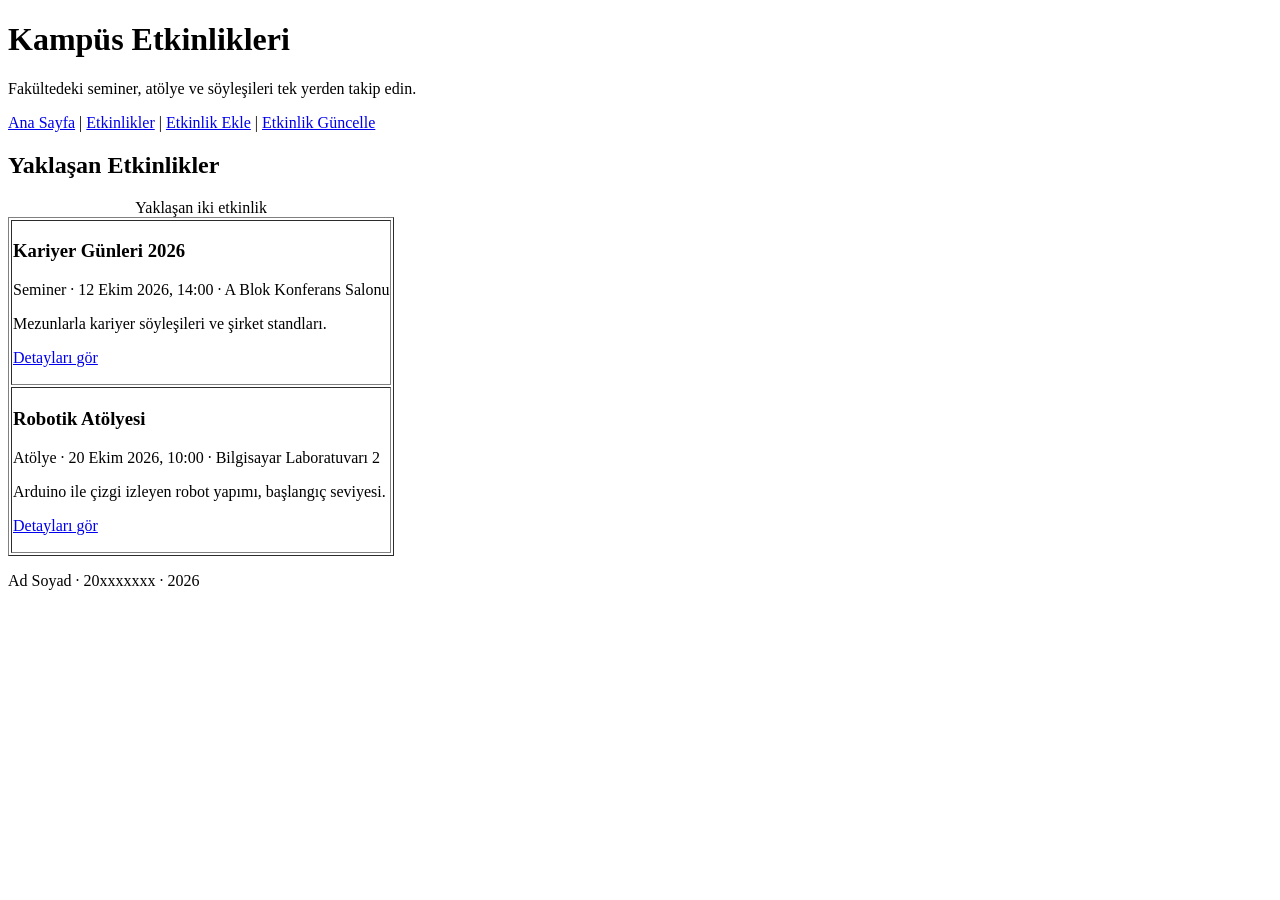
<file: sprint1/index.html>
<!DOCTYPE html>
<html lang="tr">
<head>
  <meta charset="utf-8">
  <meta name="viewport" content="width=device-width, initial-scale=1">
  <title>Kampüs Etkinlikleri — Ana Sayfa</title>
</head>
<body>

  <header>
    <h1>Kampüs Etkinlikleri</h1>
    <p>Fakültedeki seminer, atölye ve söyleşileri tek yerden takip edin.</p>
  </header>

  <nav>
    <a href="index.html">Ana Sayfa</a> |
    <a href="etkinlikler.html">Etkinlikler</a> |
    <a href="etkinlik-ekle.html">Etkinlik Ekle</a> |
    <a href="etkinlik-guncelle.html">Etkinlik Güncelle</a>
  </nav>

  <main>
    <h2>Yaklaşan Etkinlikler</h2>

    <table border="1">
      <caption>Yaklaşan iki etkinlik</caption>
      <tr>
        <td>
          <h3>Kariyer Günleri 2026</h3>
          <p>Seminer &middot; <time datetime="2026-10-12T14:00">12 Ekim 2026, 14:00</time> &middot; A Blok Konferans Salonu</p>
          <p>Mezunlarla kariyer söyleşileri ve şirket standları.</p>
          <p><a href="etkinlik-detay.html">Detayları gör</a></p>
        </td>
      </tr>
      <tr>
        <td>
          <h3>Robotik Atölyesi</h3>
          <p>Atölye &middot; <time datetime="2026-10-20T10:00">20 Ekim 2026, 10:00</time> &middot; Bilgisayar Laboratuvarı 2</p>
          <p>Arduino ile çizgi izleyen robot yapımı, başlangıç seviyesi.</p>
          <p><a href="etkinlik-detay.html">Detayları gör</a></p>
        </td>
      </tr>
    </table>
  </main>

  <footer>
    <p>Ad Soyad &middot; 20xxxxxxx &middot; 2026</p>
  </footer>

</body>
</html>
</file>
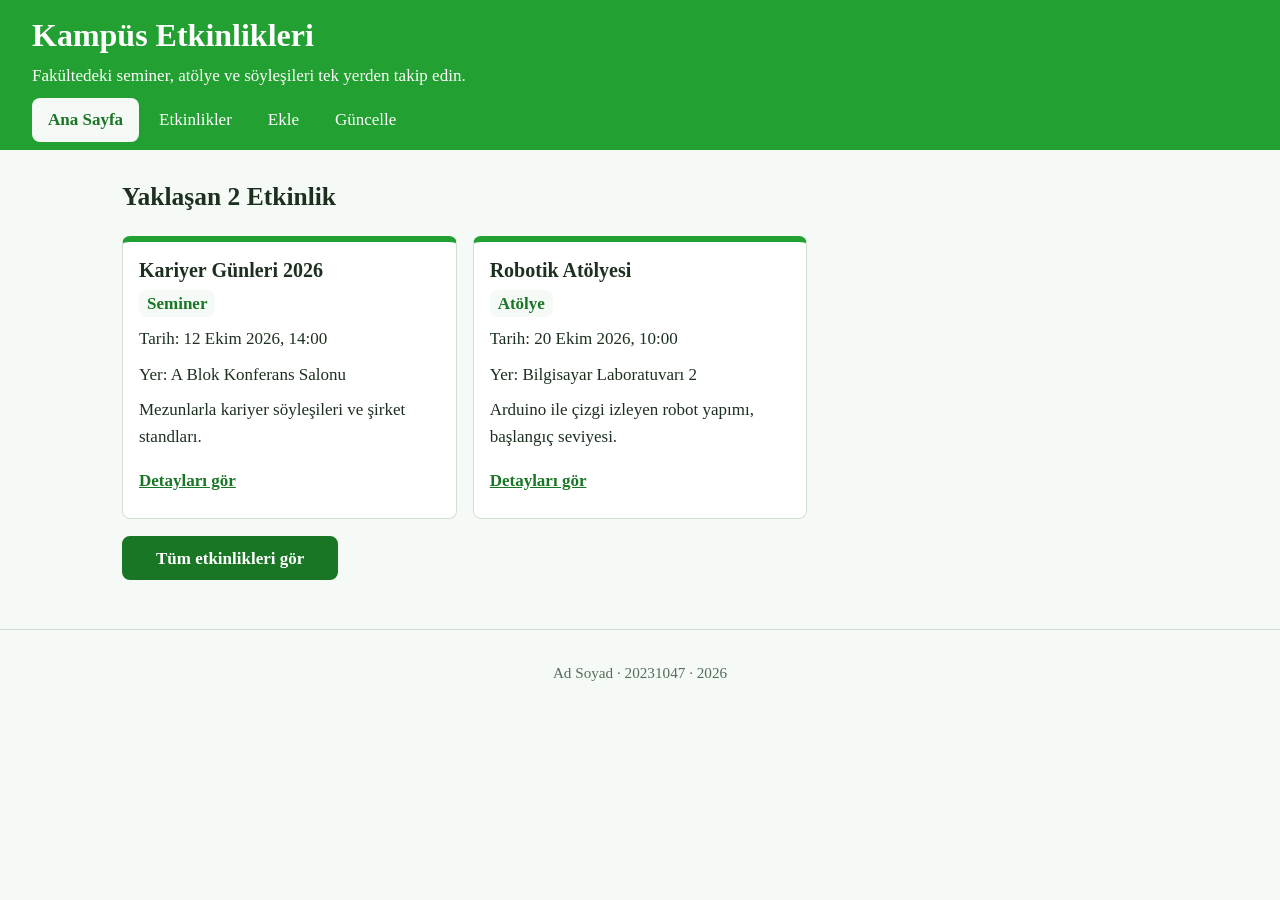
<file: sprint2/index.html>
<!DOCTYPE html>
<html lang="tr">
<head>
  <meta charset="utf-8">
  <meta name="viewport" content="width=device-width, initial-scale=1">
  <title>Kampüs Etkinlikleri — Ana Sayfa</title>
  <link rel="stylesheet" href="css/20231047.css">
</head>
<body>

  <header class="site-baslik">
    <h1>Kampüs Etkinlikleri</h1>
    <p>Fakültedeki seminer, atölye ve söyleşileri tek yerden takip edin.</p>
  </header>

  <nav class="menu">
    <ul>
      <li><a href="index.html" aria-current="page">Ana Sayfa</a></li>
      <li><a href="etkinlikler.html">Etkinlikler</a></li>
      <li><a href="etkinlik-ekle.html">Ekle</a></li>
      <li><a href="etkinlik-guncelle.html">Güncelle</a></li>
    </ul>
  </nav>

  <main>
    <section class="etkinlik-listesi" aria-labelledby="yaklasan">
      <h2 id="yaklasan" class="bolum-baslik">Yaklaşan 2 Etkinlik</h2>
      <article class="kart">
        <h3>Kariyer Günleri 2026</h3>
        <p class="kart-kategori">Seminer</p>
        <p>Tarih: <time datetime="2026-10-12T14:00">12 Ekim 2026, 14:00</time></p>
        <p>Yer: A Blok Konferans Salonu</p>
        <p>Mezunlarla kariyer söyleşileri ve şirket standları.</p>
        <p><a class="kart-link" href="etkinlik-detay.html">Detayları gör</a></p>
      </article>
      <article class="kart">
        <h3>Robotik Atölyesi</h3>
        <p class="kart-kategori">Atölye</p>
        <p>Tarih: <time datetime="2026-10-20T10:00">20 Ekim 2026, 10:00</time></p>
        <p>Yer: Bilgisayar Laboratuvarı 2</p>
        <p>Arduino ile çizgi izleyen robot yapımı, başlangıç seviyesi.</p>
        <p><a class="kart-link" href="etkinlik-detay.html">Detayları gör</a></p>
      </article>
    </section>

    <p><a class="buton" href="etkinlikler.html">Tüm etkinlikleri gör</a></p>
  </main>

  <footer>
    <p>Ad Soyad &middot; 20231047 &middot; 2026</p>
  </footer>

</body>
</html>
</file>
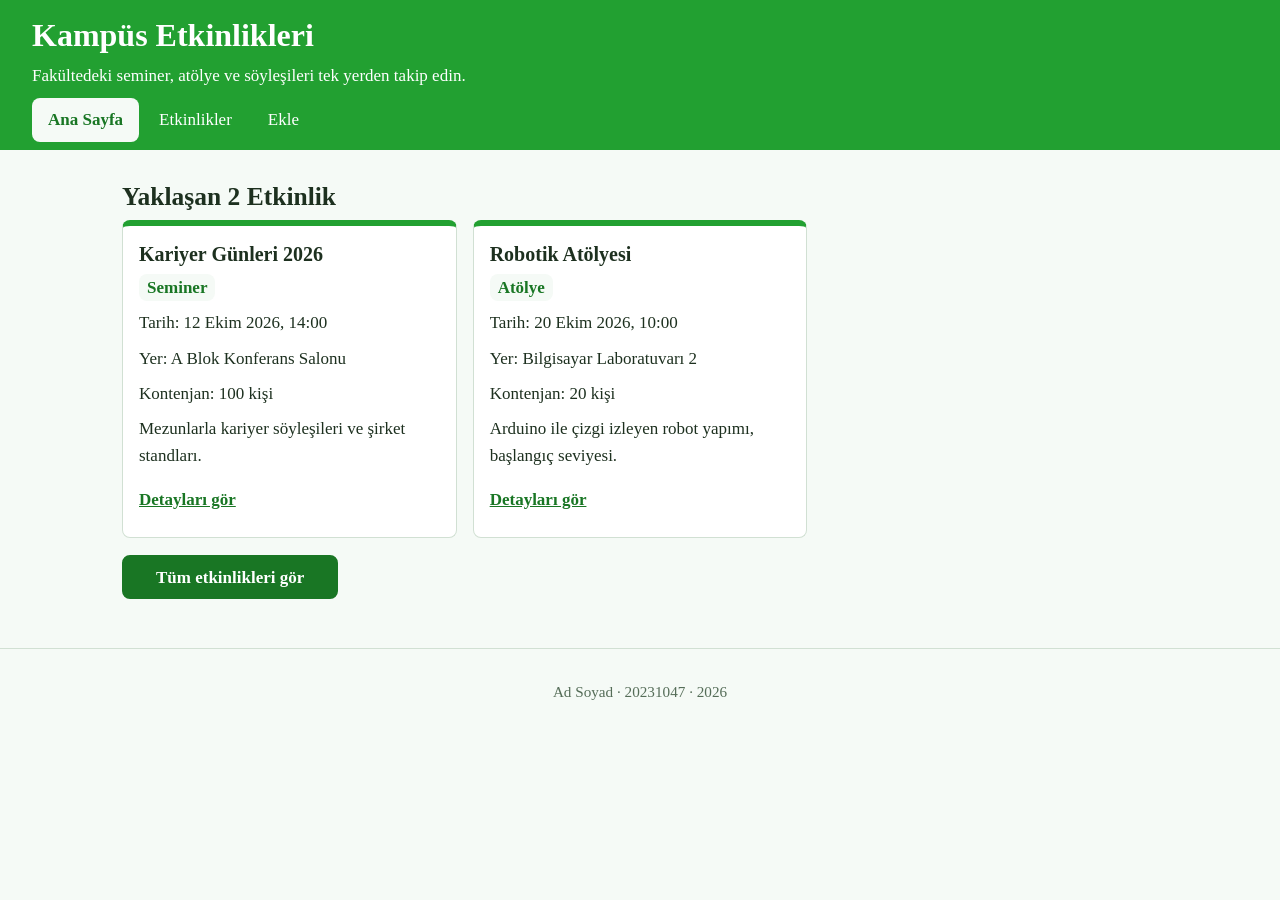
<file: sprint3/index.html>
<!DOCTYPE html>
<html lang="tr">
<head>
  <meta charset="utf-8">
  <meta name="viewport" content="width=device-width, initial-scale=1">
  <title>Kampüs Etkinlikleri — Ana Sayfa</title>
  <link rel="stylesheet" href="css/20231047.css">
  <script type="module" src="js/event-list.js"></script>
</head>
<body>

  <header class="site-baslik">
    <h1>Kampüs Etkinlikleri</h1>
    <p>Fakültedeki seminer, atölye ve söyleşileri tek yerden takip edin.</p>
  </header>

  <nav class="menu">
    <ul>
      <li><a href="index.html" aria-current="page">Ana Sayfa</a></li>
      <li><a href="etkinlikler.html">Etkinlikler</a></li>
      <li><a href="etkinlik-ekle.html">Ekle</a></li>
    </ul>
  </nav>

  <main>
    <h2 class="bolum-baslik">Yaklaşan 2 Etkinlik</h2>
    <section id="etkinlik-listesi" class="etkinlik-listesi" data-limit="2" aria-label="Yaklaşan etkinlikler"></section>

    <p><a class="buton" href="etkinlikler.html">Tüm etkinlikleri gör</a></p>
  </main>

  <footer>
    <p>Ad Soyad &middot; 20231047 &middot; 2026</p>
  </footer>

</body>
</html>
</file>
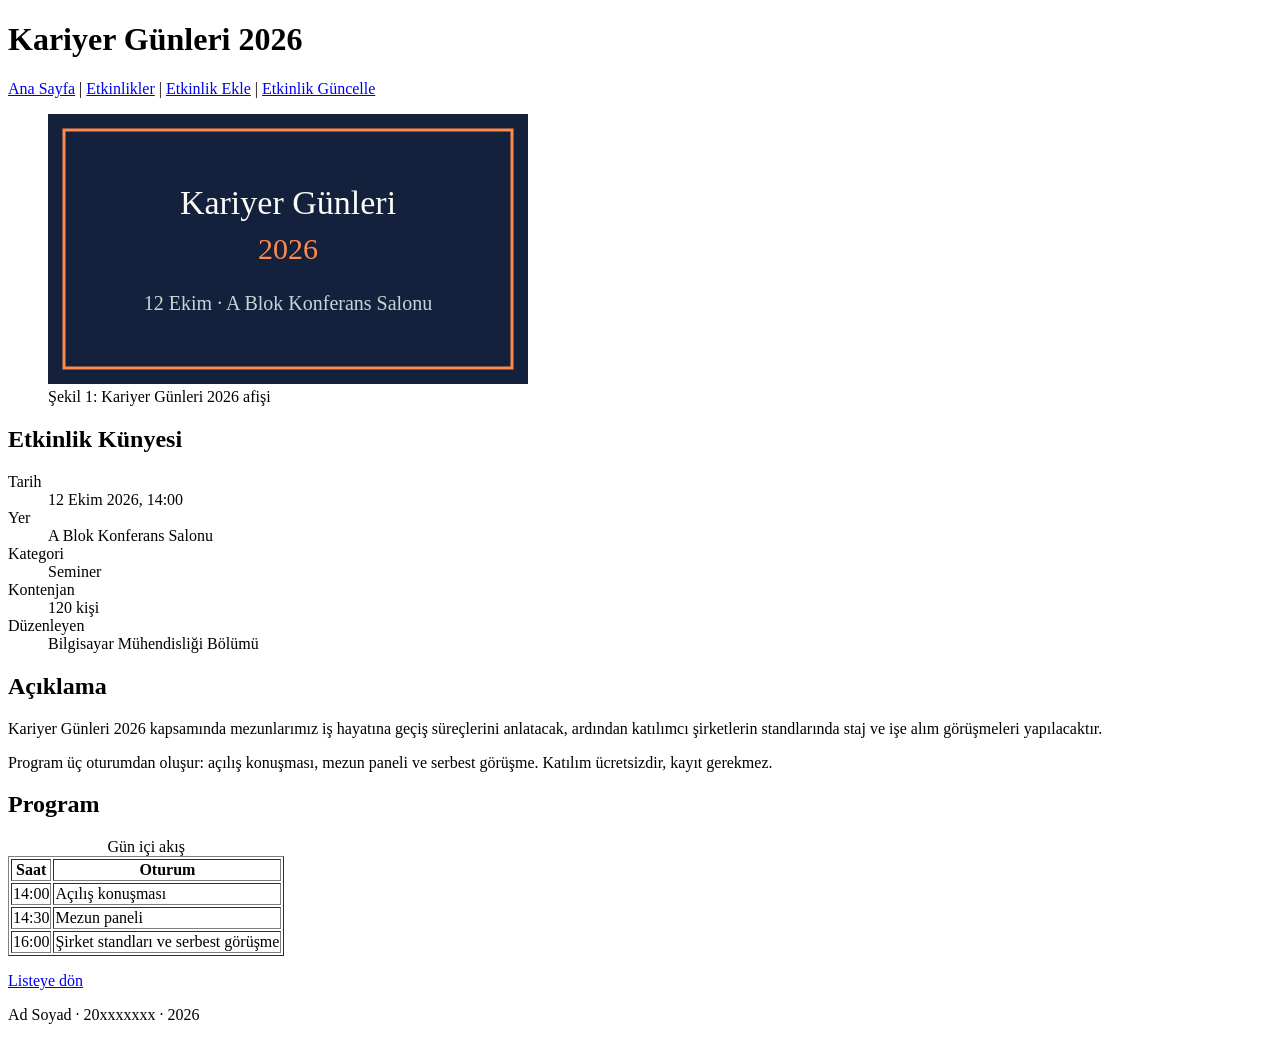
<file: sprint1/etkinlik-detay.html>
<!DOCTYPE html>
<html lang="tr">
<head>
  <meta charset="utf-8">
  <meta name="viewport" content="width=device-width, initial-scale=1">
  <title>Kampüs Etkinlikleri — Kariyer Günleri 2026</title>
</head>
<body>

  <header>
    <h1>Kariyer Günleri 2026</h1>
  </header>

  <nav>
    <a href="index.html">Ana Sayfa</a> |
    <a href="etkinlikler.html">Etkinlikler</a> |
    <a href="etkinlik-ekle.html">Etkinlik Ekle</a> |
    <a href="etkinlik-guncelle.html">Etkinlik Güncelle</a>
  </nav>

  <main>
    <article>
      <figure>
        <img src="afis.svg" alt="Kariyer Günleri 2026 afişi: 12 Ekim, A Blok Konferans Salonu" width="480" height="270">
        <figcaption>Şekil 1: Kariyer Günleri 2026 afişi</figcaption>
      </figure>

      <h2>Etkinlik Künyesi</h2>
      <dl>
        <dt>Tarih</dt>
        <dd><time datetime="2026-10-12T14:00">12 Ekim 2026, 14:00</time></dd>

        <dt>Yer</dt>
        <dd>A Blok Konferans Salonu</dd>

        <dt>Kategori</dt>
        <dd>Seminer</dd>

        <dt>Kontenjan</dt>
        <dd>120 kişi</dd>

        <dt>Düzenleyen</dt>
        <dd>Bilgisayar Mühendisliği Bölümü</dd>
      </dl>

      <h2>Açıklama</h2>
      <p>
        Kariyer Günleri 2026 kapsamında mezunlarımız iş hayatına geçiş süreçlerini anlatacak,
        ardından katılımcı şirketlerin standlarında staj ve işe alım görüşmeleri yapılacaktır.
      </p>
      <p>
        Program üç oturumdan oluşur: açılış konuşması, mezun paneli ve serbest görüşme.
        Katılım ücretsizdir, kayıt gerekmez.
      </p>

      <h2>Program</h2>
      <table border="1">
        <caption>Gün içi akış</caption>
        <tr>
          <th>Saat</th>
          <th>Oturum</th>
        </tr>
        <tr>
          <td>14:00</td>
          <td>Açılış konuşması</td>
        </tr>
        <tr>
          <td>14:30</td>
          <td>Mezun paneli</td>
        </tr>
        <tr>
          <td>16:00</td>
          <td>Şirket standları ve serbest görüşme</td>
        </tr>
      </table>

      <p><a href="etkinlikler.html">Listeye dön</a></p>
    </article>
  </main>

  <footer>
    <p>Ad Soyad &middot; 20xxxxxxx &middot; 2026</p>
  </footer>

</body>
</html>
</file>
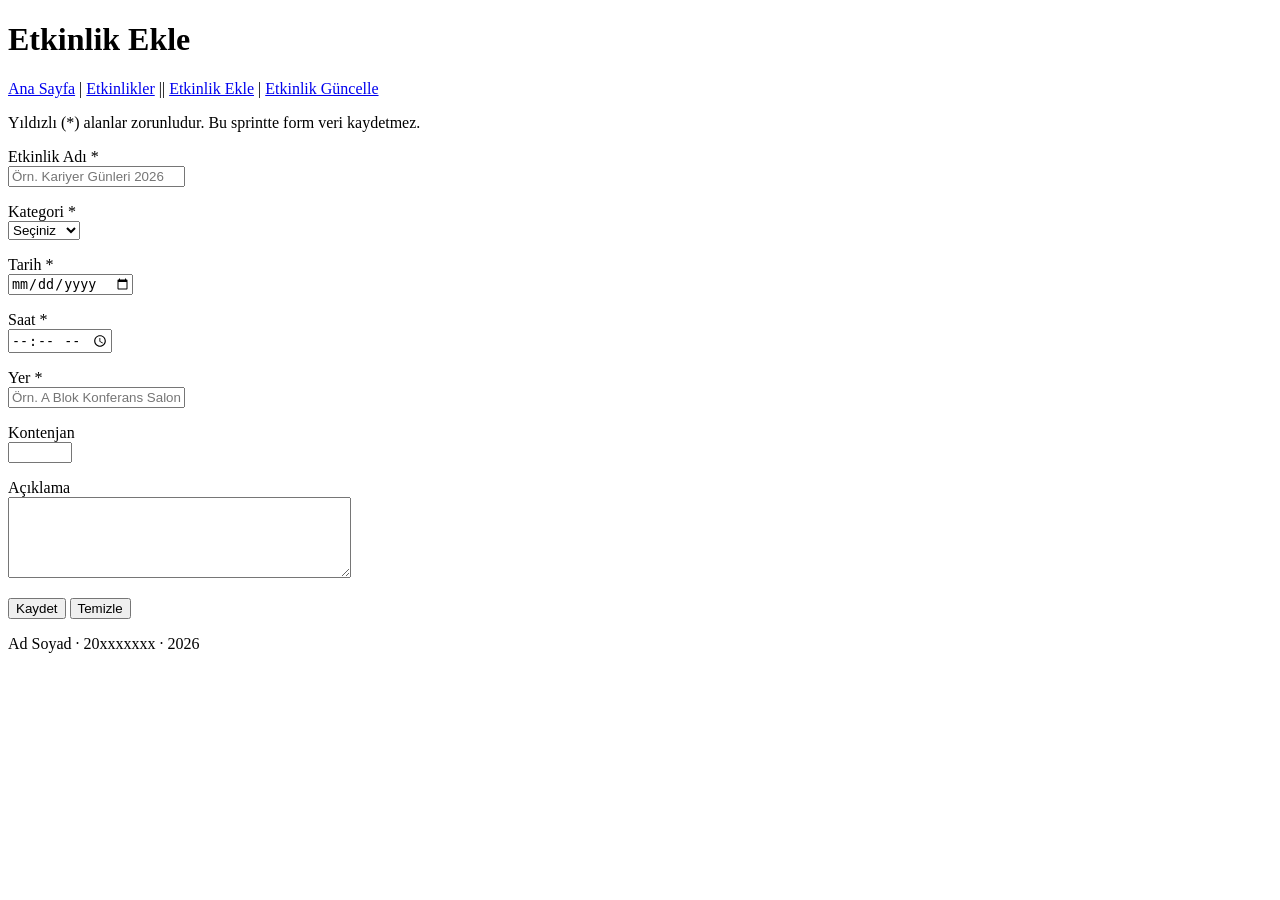
<file: sprint1/etkinlik-ekle.html>
<!DOCTYPE html>
<html lang="tr">
<head>
  <meta charset="utf-8">
  <meta name="viewport" content="width=device-width, initial-scale=1">
  <title>Kampüs Etkinlikleri — Etkinlik Ekle</title>
</head>
<body>

  <header>
    <h1>Etkinlik Ekle</h1>
  </header>

  <nav>
    <a href="index.html">Ana Sayfa</a> |
    <a href="etkinlikler.html">Etkinlikler</a> ||
    <a href="etkinlik-ekle.html">Etkinlik Ekle</a> |
    <a href="etkinlik-guncelle.html">Etkinlik Güncelle</a>
  </nav>

  <main>
    <p>Yıldızlı (*) alanlar zorunludur. Bu sprintte form veri kaydetmez.</p>

    <form action="etkinlikler.html" method="get">
      <p>
        <label for="ad">Etkinlik Adı *</label><br>
        <input type="text" id="ad" name="ad" maxlength="80" placeholder="Örn. Kariyer Günleri 2026" required>
      </p>

      <p>
        <label for="kategori">Kategori *</label><br>
        <select id="kategori" name="kategori" required>
          <option value="">Seçiniz</option>
          <option value="seminer">Seminer</option>
          <option value="atolye">Atölye</option>
          <option value="soylesi">Söyleşi</option>
          <option value="yarisma">Yarışma</option>
        </select>
      </p>

      <p>
        <label for="tarih">Tarih *</label><br>
        <input type="date" id="tarih" name="tarih" required>
      </p>

      <p>
        <label for="saat">Saat *</label><br>
        <input type="time" id="saat" name="saat" required>
      </p>

      <p>
        <label for="yer">Yer *</label><br>
        <input type="text" id="yer" name="yer" maxlength="80" placeholder="Örn. A Blok Konferans Salonu" required>
      </p>

      <p>
        <label for="kontenjan">Kontenjan</label><br>
        <input type="number" id="kontenjan" name="kontenjan" min="1" max="1000">
      </p>

      <p>
        <label for="aciklama">Açıklama</label><br>
        <textarea id="aciklama" name="aciklama" rows="5" cols="40"></textarea>
      </p>

      <p>
        <button type="submit">Kaydet</button>
        <button type="reset">Temizle</button>
      </p>
    </form>
  </main>

  <footer>
    <p>Ad Soyad &middot; 20xxxxxxx &middot; 2026</p>
  </footer>

</body>
</html>
</file>
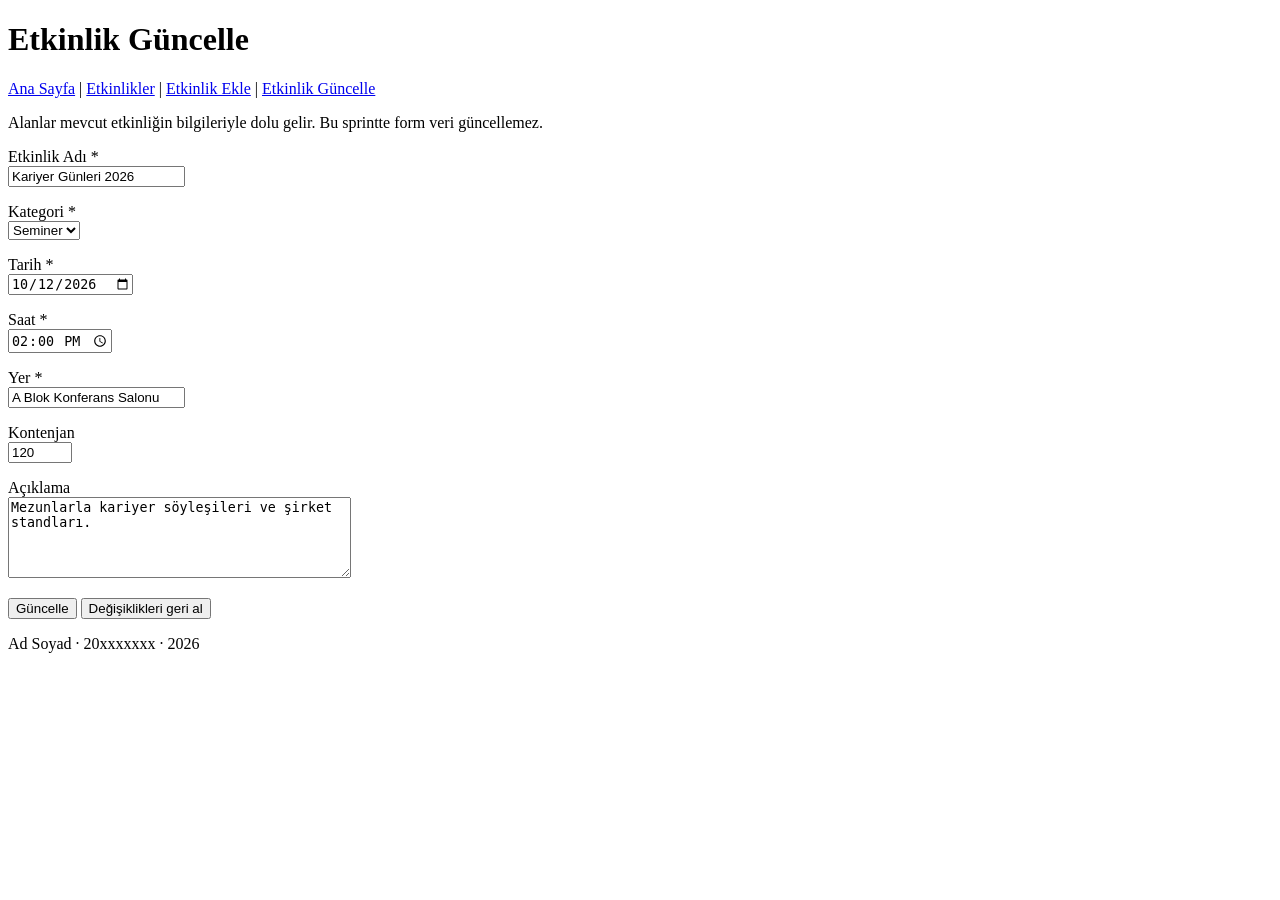
<file: sprint1/etkinlik-guncelle.html>
<!DOCTYPE html>
<html lang="tr">
<head>
  <meta charset="utf-8">
  <meta name="viewport" content="width=device-width, initial-scale=1">
  <title>Kampüs Etkinlikleri — Etkinlik Güncelle</title>
</head>
<body>

  <header>
    <h1>Etkinlik Güncelle</h1>
  </header>

  <nav>
    <a href="index.html">Ana Sayfa</a> |
    <a href="etkinlikler.html">Etkinlikler</a> |
    <a href="etkinlik-ekle.html">Etkinlik Ekle</a> |
    <a href="etkinlik-guncelle.html">Etkinlik Güncelle</a>
  </nav>

  <main>
    <p>Alanlar mevcut etkinliğin bilgileriyle dolu gelir. Bu sprintte form veri güncellemez.</p>

    <form action="etkinlik-detay.html" method="get">
      <p>
        <label for="ad">Etkinlik Adı *</label><br>
        <input type="text" id="ad" name="ad" value="Kariyer Günleri 2026" maxlength="80" required>
      </p>

      <p>
        <label for="kategori">Kategori *</label><br>
        <select id="kategori" name="kategori" required>
          <option value="seminer" selected>Seminer</option>
          <option value="atolye">Atölye</option>
          <option value="soylesi">Söyleşi</option>
          <option value="yarisma">Yarışma</option>
        </select>
      </p>

      <p>
        <label for="tarih">Tarih *</label><br>
        <input type="date" id="tarih" name="tarih" value="2026-10-12" required>
      </p>

      <p>
        <label for="saat">Saat *</label><br>
        <input type="time" id="saat" name="saat" value="14:00" required>
      </p>

      <p>
        <label for="yer">Yer *</label><br>
        <input type="text" id="yer" name="yer" value="A Blok Konferans Salonu" maxlength="80" required>
      </p>

      <p>
        <label for="kontenjan">Kontenjan</label><br>
        <input type="number" id="kontenjan" name="kontenjan" value="120" min="1" max="1000">
      </p>

      <p>
        <label for="aciklama">Açıklama</label><br>
        <textarea id="aciklama" name="aciklama" rows="5" cols="40">Mezunlarla kariyer söyleşileri ve şirket standları.</textarea>
      </p>

      <p>
        <button type="submit">Güncelle</button>
        <button type="reset">Değişiklikleri geri al</button>
      </p>
    </form>
  </main>

  <footer>
    <p>Ad Soyad &middot; 20xxxxxxx &middot; 2026</p>
  </footer>

</body>
</html>
</file>
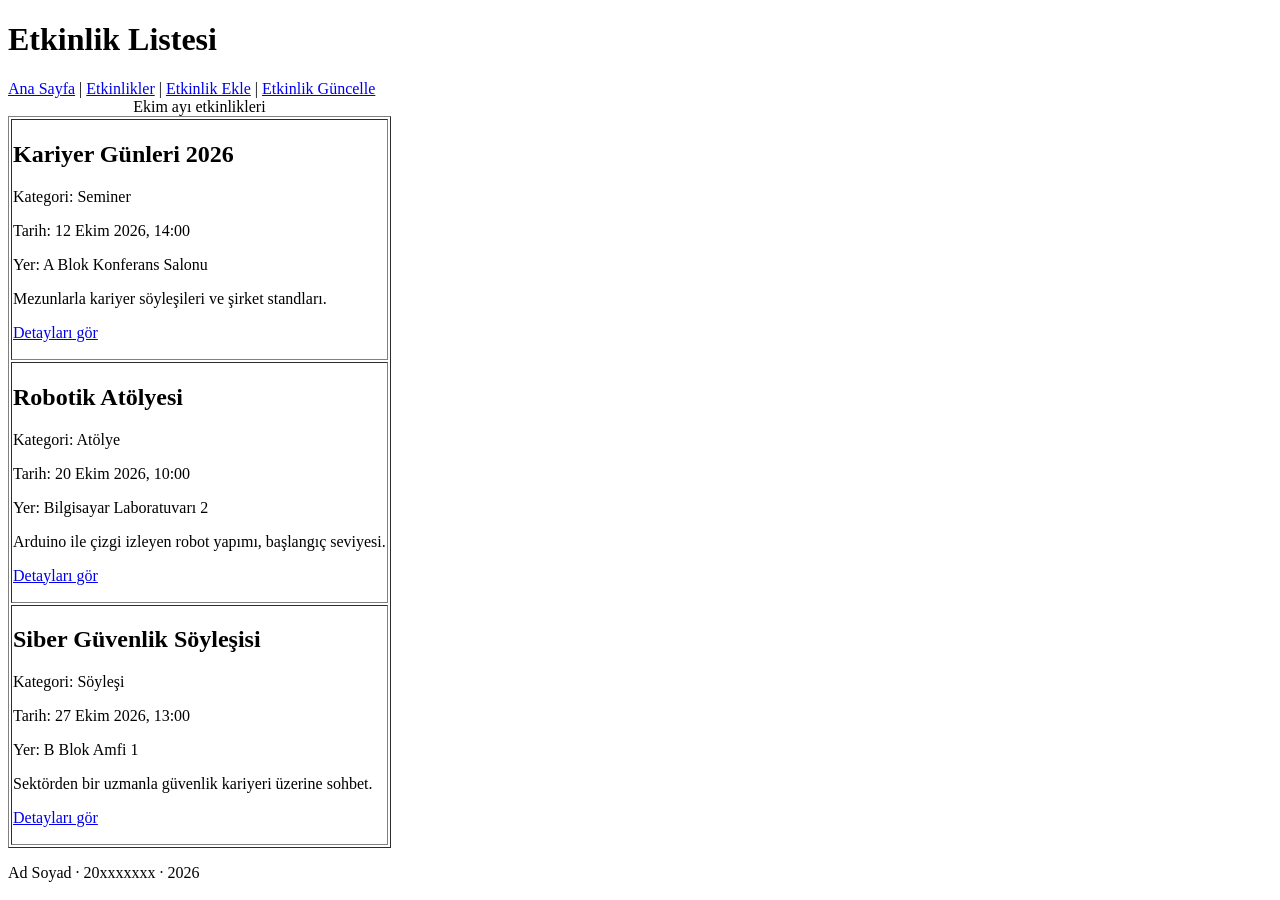
<file: sprint1/etkinlikler.html>
<!DOCTYPE html>
<html lang="tr">
<head>
  <meta charset="utf-8">
  <meta name="viewport" content="width=device-width, initial-scale=1">
  <title>Kampüs Etkinlikleri — Etkinlik Listesi</title>
</head>
<body>

  <header>
    <h1>Etkinlik Listesi</h1>
  </header>

  <nav>
    <a href="index.html">Ana Sayfa</a> |
    <a href="etkinlikler.html">Etkinlikler</a> |
    <a href="etkinlik-ekle.html">Etkinlik Ekle</a> |
    <a href="etkinlik-guncelle.html">Etkinlik Güncelle</a>
  </nav>

  <main>
    <table border="1">
      <caption>Ekim ayı etkinlikleri</caption>
      <tr>
        <td>
          <article>
            <h2>Kariyer Günleri 2026</h2>
            <p>Kategori: Seminer</p>
            <p>Tarih: <time datetime="2026-10-12T14:00">12 Ekim 2026, 14:00</time></p>
            <p>Yer: A Blok Konferans Salonu</p>
            <p>Mezunlarla kariyer söyleşileri ve şirket standları.</p>
            <p><a href="etkinlik-detay.html">Detayları gör</a></p>
          </article>
        </td>
      </tr>
      <tr>
        <td>
          <article>
            <h2>Robotik Atölyesi</h2>
            <p>Kategori: Atölye</p>
            <p>Tarih: <time datetime="2026-10-20T10:00">20 Ekim 2026, 10:00</time></p>
            <p>Yer: Bilgisayar Laboratuvarı 2</p>
            <p>Arduino ile çizgi izleyen robot yapımı, başlangıç seviyesi.</p>
            <p><a href="etkinlik-detay.html">Detayları gör</a></p>
          </article>
        </td>
      </tr>
      <tr>
        <td>
          <article>
            <h2>Siber Güvenlik Söyleşisi</h2>
            <p>Kategori: Söyleşi</p>
            <p>Tarih: <time datetime="2026-10-27T13:00">27 Ekim 2026, 13:00</time></p>
            <p>Yer: B Blok Amfi 1</p>
            <p>Sektörden bir uzmanla güvenlik kariyeri üzerine sohbet.</p>
            <p><a href="etkinlik-detay.html">Detayları gör</a></p>
          </article>
        </td>
      </tr>
    </table>
  </main>

  <footer>
    <p>Ad Soyad &middot; 20xxxxxxx &middot; 2026</p>
  </footer>

</body>
</html>
</file>
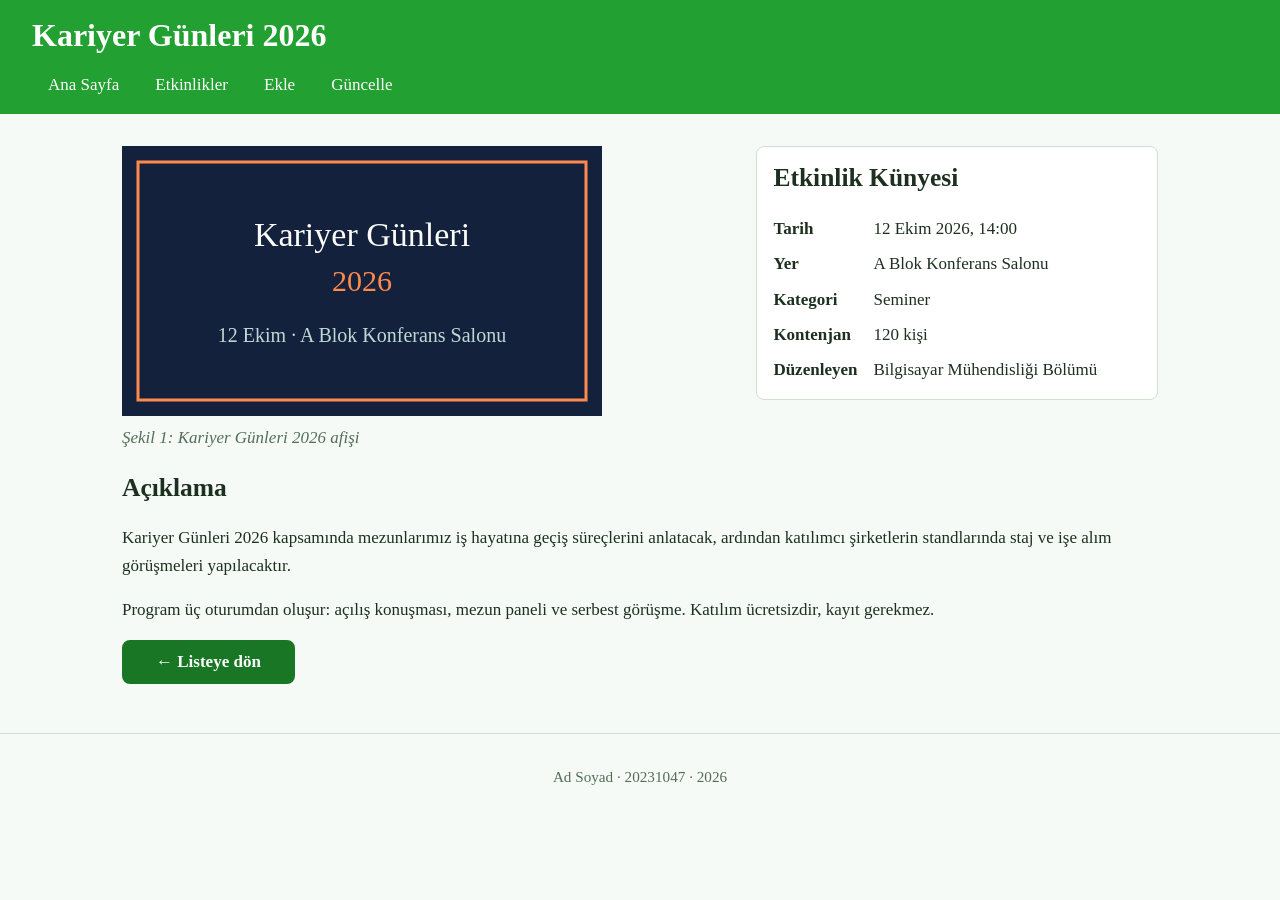
<file: sprint2/etkinlik-detay.html>
<!DOCTYPE html>
<html lang="tr">
<head>
  <meta charset="utf-8">
  <meta name="viewport" content="width=device-width, initial-scale=1">
  <title>Kampüs Etkinlikleri — Kariyer Günleri 2026</title>
  <link rel="stylesheet" href="css/20231047.css">
</head>
<body>

  <header class="site-baslik">
    <h1>Kariyer Günleri 2026</h1>
  </header>

  <nav class="menu">
    <ul>
      <li><a href="index.html">Ana Sayfa</a></li>
      <li><a href="etkinlikler.html">Etkinlikler</a></li>
      <li><a href="etkinlik-ekle.html">Ekle</a></li>
      <li><a href="etkinlik-guncelle.html">Güncelle</a></li>
    </ul>
  </nav>

  <main>
    <article class="detay">
      <div class="detay-ust">
        <figure>
          <img src="afis.svg" alt="Kariyer Günleri 2026 afişi: 12 Ekim, A Blok Konferans Salonu" width="480" height="270">
          <figcaption>Şekil 1: Kariyer Günleri 2026 afişi</figcaption>
        </figure>

        <section class="kunye">
          <h2>Etkinlik Künyesi</h2>
          <dl>
            <dt>Tarih</dt>
            <dd><time datetime="2026-10-12T14:00">12 Ekim 2026, 14:00</time></dd>
            <dt>Yer</dt>
            <dd>A Blok Konferans Salonu</dd>
            <dt>Kategori</dt>
            <dd>Seminer</dd>
            <dt>Kontenjan</dt>
            <dd>120 kişi</dd>
            <dt>Düzenleyen</dt>
            <dd>Bilgisayar Mühendisliği Bölümü</dd>
          </dl>
        </section>
      </div>

      <h2>Açıklama</h2>
      <p>
        Kariyer Günleri 2026 kapsamında mezunlarımız iş hayatına geçiş süreçlerini anlatacak,
        ardından katılımcı şirketlerin standlarında staj ve işe alım görüşmeleri yapılacaktır.
      </p>
      <p>
        Program üç oturumdan oluşur: açılış konuşması, mezun paneli ve serbest görüşme.
        Katılım ücretsizdir, kayıt gerekmez.
      </p>

      <p><a class="buton" href="etkinlikler.html">&larr; Listeye dön</a></p>
    </article>
  </main>

  <footer>
    <p>Ad Soyad &middot; 20231047 &middot; 2026</p>
  </footer>

</body>
</html>
</file>
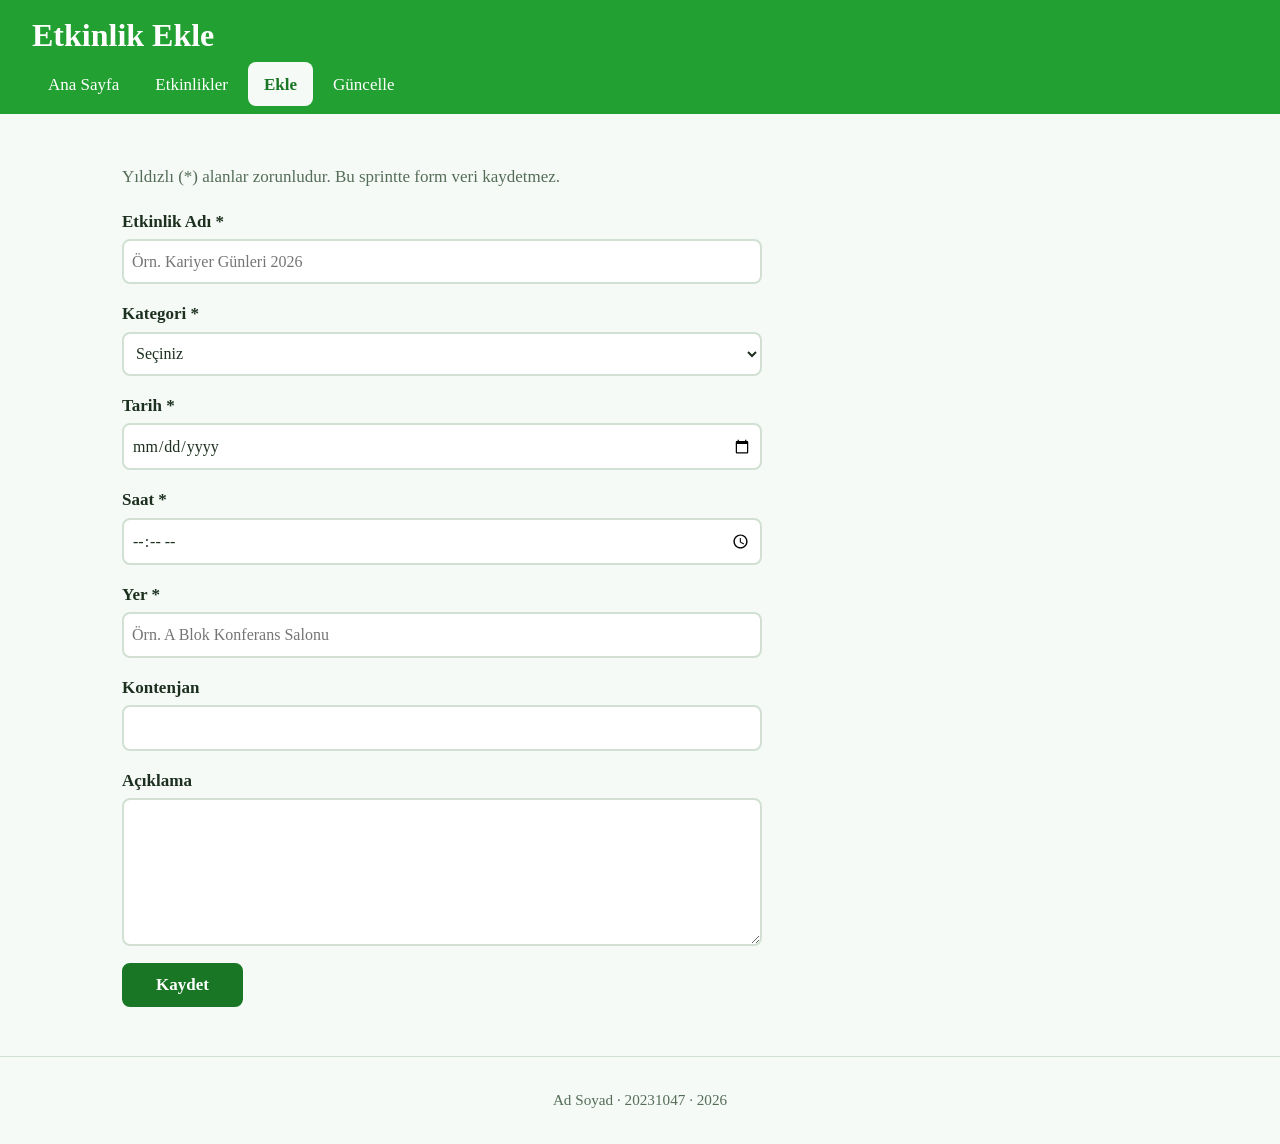
<file: sprint2/etkinlik-ekle.html>
<!DOCTYPE html>
<html lang="tr">
<head>
  <meta charset="utf-8">
  <meta name="viewport" content="width=device-width, initial-scale=1">
  <title>Kampüs Etkinlikleri — Etkinlik Ekle</title>
  <link rel="stylesheet" href="css/20231047.css">
</head>
<body>

  <header class="site-baslik">
    <h1>Etkinlik Ekle</h1>
  </header>

  <nav class="menu">
    <ul>
      <li><a href="index.html">Ana Sayfa</a></li>
      <li><a href="etkinlikler.html">Etkinlikler</a></li>
      <li><a href="etkinlik-ekle.html" aria-current="page">Ekle</a></li>
      <li><a href="etkinlik-guncelle.html">Güncelle</a></li>
    </ul>
  </nav>

  <main>
    <p class="bilgi">Yıldızlı (*) alanlar zorunludur. Bu sprintte form veri kaydetmez.</p>

    <form class="form" action="etkinlikler.html" method="get">
      <p class="alan">
        <label for="ad">Etkinlik Adı *</label>
        <input type="text" id="ad" name="ad" maxlength="80" placeholder="Örn. Kariyer Günleri 2026" required>
      </p>

      <p class="alan">
        <label for="kategori">Kategori *</label>
        <select id="kategori" name="kategori" required>
          <option value="">Seçiniz</option>
          <option value="seminer">Seminer</option>
          <option value="atolye">Atölye</option>
          <option value="soylesi">Söyleşi</option>
          <option value="yarisma">Yarışma</option>
        </select>
      </p>

      <p class="alan">
        <label for="tarih">Tarih *</label>
        <input type="date" id="tarih" name="tarih" required>
      </p>

      <p class="alan">
        <label for="saat">Saat *</label>
        <input type="time" id="saat" name="saat" required>
      </p>

      <p class="alan">
        <label for="yer">Yer *</label>
        <input type="text" id="yer" name="yer" maxlength="80" placeholder="Örn. A Blok Konferans Salonu" required>
      </p>

      <p class="alan">
        <label for="kontenjan">Kontenjan</label>
        <input type="number" id="kontenjan" name="kontenjan" min="1" max="1000">
      </p>

      <p class="alan">
        <label for="aciklama">Açıklama</label>
        <textarea id="aciklama" name="aciklama" rows="5"></textarea>
      </p>

      <p class="form-butonlar">
        <button type="submit" class="buton">Kaydet</button>
      </p>
    </form>
  </main>

  <footer>
    <p>Ad Soyad &middot; 20231047 &middot; 2026</p>
  </footer>

</body>
</html>
</file>
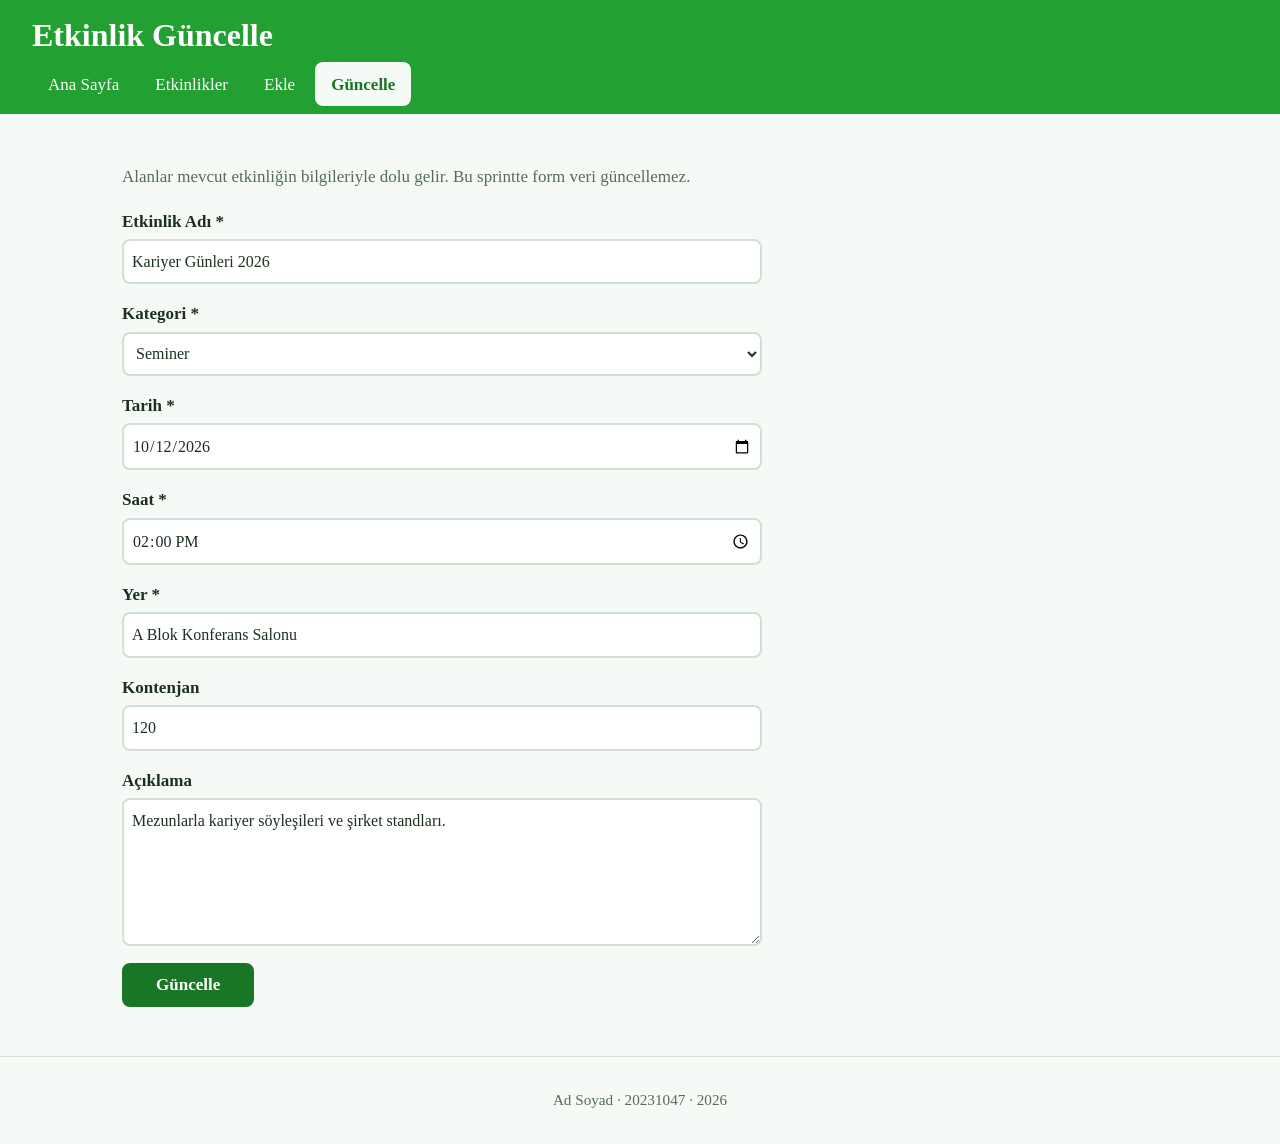
<file: sprint2/etkinlik-guncelle.html>
<!DOCTYPE html>
<html lang="tr">
<head>
  <meta charset="utf-8">
  <meta name="viewport" content="width=device-width, initial-scale=1">
  <title>Kampüs Etkinlikleri — Etkinlik Güncelle</title>
  <link rel="stylesheet" href="css/20231047.css">
</head>
<body>

  <header class="site-baslik">
    <h1>Etkinlik Güncelle</h1>
  </header>

  <nav class="menu">
    <ul>
      <li><a href="index.html">Ana Sayfa</a></li>
      <li><a href="etkinlikler.html">Etkinlikler</a></li>
      <li><a href="etkinlik-ekle.html">Ekle</a></li>
      <li><a href="etkinlik-guncelle.html" aria-current="page">Güncelle</a></li>
    </ul>
  </nav>

  <main>
    <p class="bilgi">Alanlar mevcut etkinliğin bilgileriyle dolu gelir. Bu sprintte form veri güncellemez.</p>

    <form class="form" action="etkinlik-detay.html" method="get">
      <p class="alan">
        <label for="ad">Etkinlik Adı *</label>
        <input type="text" id="ad" name="ad" value="Kariyer Günleri 2026" maxlength="80" placeholder="Örn. Kariyer Günleri 2026" required>
      </p>

      <p class="alan">
        <label for="kategori">Kategori *</label>
        <select id="kategori" name="kategori" required>
          <option value="seminer" selected>Seminer</option>
          <option value="atolye">Atölye</option>
          <option value="soylesi">Söyleşi</option>
          <option value="yarisma">Yarışma</option>
        </select>
      </p>

      <p class="alan">
        <label for="tarih">Tarih *</label>
        <input type="date" id="tarih" name="tarih" value="2026-10-12" required>
      </p>

      <p class="alan">
        <label for="saat">Saat *</label>
        <input type="time" id="saat" name="saat" value="14:00" required>
      </p>

      <p class="alan">
        <label for="yer">Yer *</label>
        <input type="text" id="yer" name="yer" value="A Blok Konferans Salonu" maxlength="80" placeholder="Örn. A Blok Konferans Salonu" required>
      </p>

      <p class="alan">
        <label for="kontenjan">Kontenjan</label>
        <input type="number" id="kontenjan" name="kontenjan" value="120" min="1" max="1000">
      </p>

      <p class="alan">
        <label for="aciklama">Açıklama</label>
        <textarea id="aciklama" name="aciklama" rows="5">Mezunlarla kariyer söyleşileri ve şirket standları.</textarea>
      </p>

      <p class="form-butonlar">
        <button type="submit" class="buton">Güncelle</button>
      </p>
    </form>
  </main>

  <footer>
    <p>Ad Soyad &middot; 20231047 &middot; 2026</p>
  </footer>

</body>
</html>
</file>
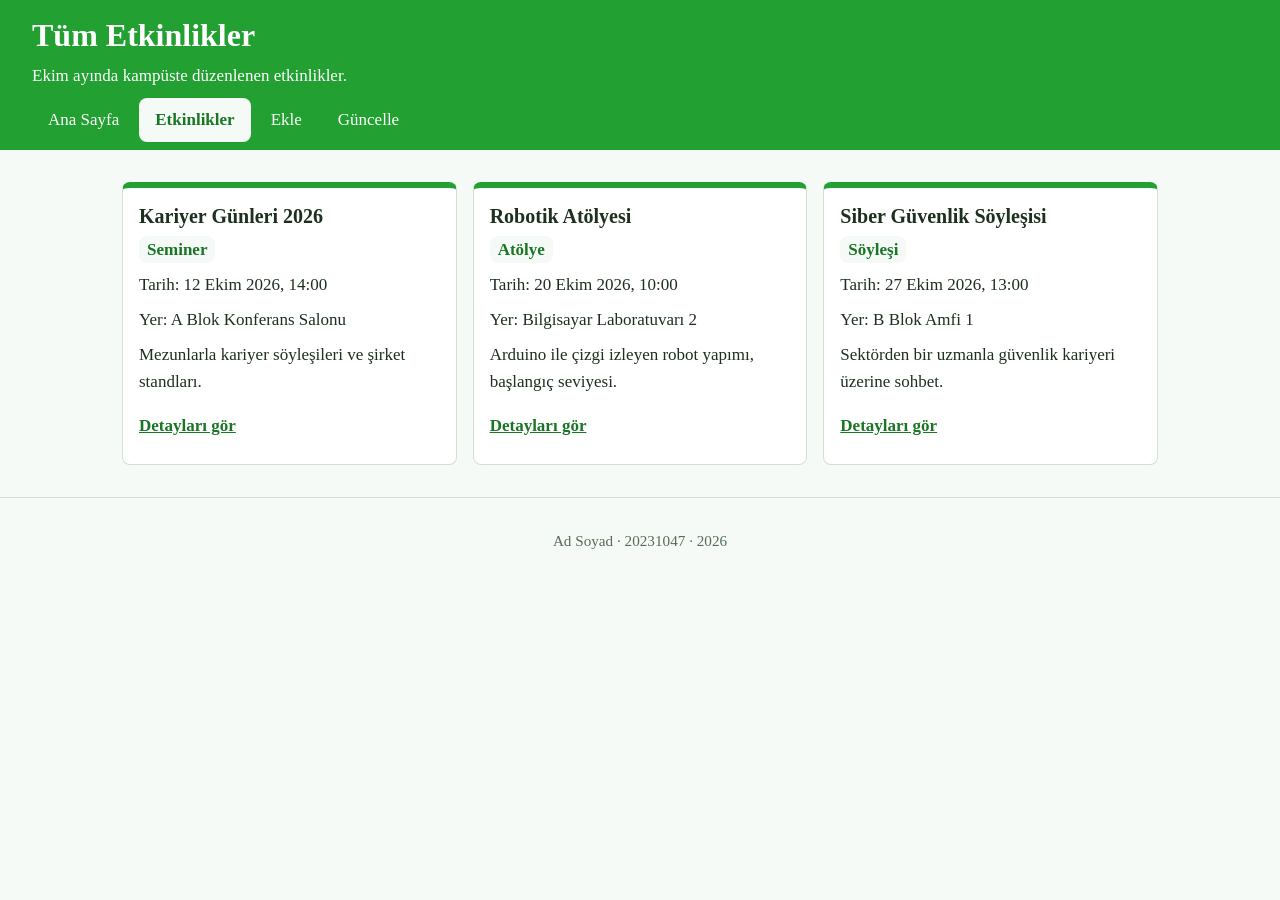
<file: sprint2/etkinlikler.html>
<!DOCTYPE html>
<html lang="tr">
<head>
  <meta charset="utf-8">
  <meta name="viewport" content="width=device-width, initial-scale=1">
  <title>Kampüs Etkinlikleri — Tüm Etkinlikler</title>
  <link rel="stylesheet" href="css/20231047.css">
</head>
<body>

  <header class="site-baslik">
    <h1>Tüm Etkinlikler</h1>
    <p>Ekim ayında kampüste düzenlenen etkinlikler.</p>
  </header>

  <nav class="menu">
    <ul>
      <li><a href="index.html">Ana Sayfa</a></li>
      <li><a href="etkinlikler.html" aria-current="page">Etkinlikler</a></li>
      <li><a href="etkinlik-ekle.html">Ekle</a></li>
      <li><a href="etkinlik-guncelle.html">Güncelle</a></li>
    </ul>
  </nav>

  <main>
    <section class="etkinlik-listesi" aria-label="Tüm etkinlikler">
      <article class="kart">
        <h2>Kariyer Günleri 2026</h2>
        <p class="kart-kategori">Seminer</p>
        <p>Tarih: <time datetime="2026-10-12T14:00">12 Ekim 2026, 14:00</time></p>
        <p>Yer: A Blok Konferans Salonu</p>
        <p>Mezunlarla kariyer söyleşileri ve şirket standları.</p>
        <p><a class="kart-link" href="etkinlik-detay.html">Detayları gör</a></p>
      </article>
      <article class="kart">
        <h2>Robotik Atölyesi</h2>
        <p class="kart-kategori">Atölye</p>
        <p>Tarih: <time datetime="2026-10-20T10:00">20 Ekim 2026, 10:00</time></p>
        <p>Yer: Bilgisayar Laboratuvarı 2</p>
        <p>Arduino ile çizgi izleyen robot yapımı, başlangıç seviyesi.</p>
        <p><a class="kart-link" href="etkinlik-detay.html">Detayları gör</a></p>
      </article>
      <article class="kart">
        <h2>Siber Güvenlik Söyleşisi</h2>
        <p class="kart-kategori">Söyleşi</p>
        <p>Tarih: <time datetime="2026-10-27T13:00">27 Ekim 2026, 13:00</time></p>
        <p>Yer: B Blok Amfi 1</p>
        <p>Sektörden bir uzmanla güvenlik kariyeri üzerine sohbet.</p>
        <p><a class="kart-link" href="etkinlik-detay.html">Detayları gör</a></p>
      </article>
    </section>
  </main>

  <footer>
    <p>Ad Soyad &middot; 20231047 &middot; 2026</p>
  </footer>

</body>
</html>
</file>
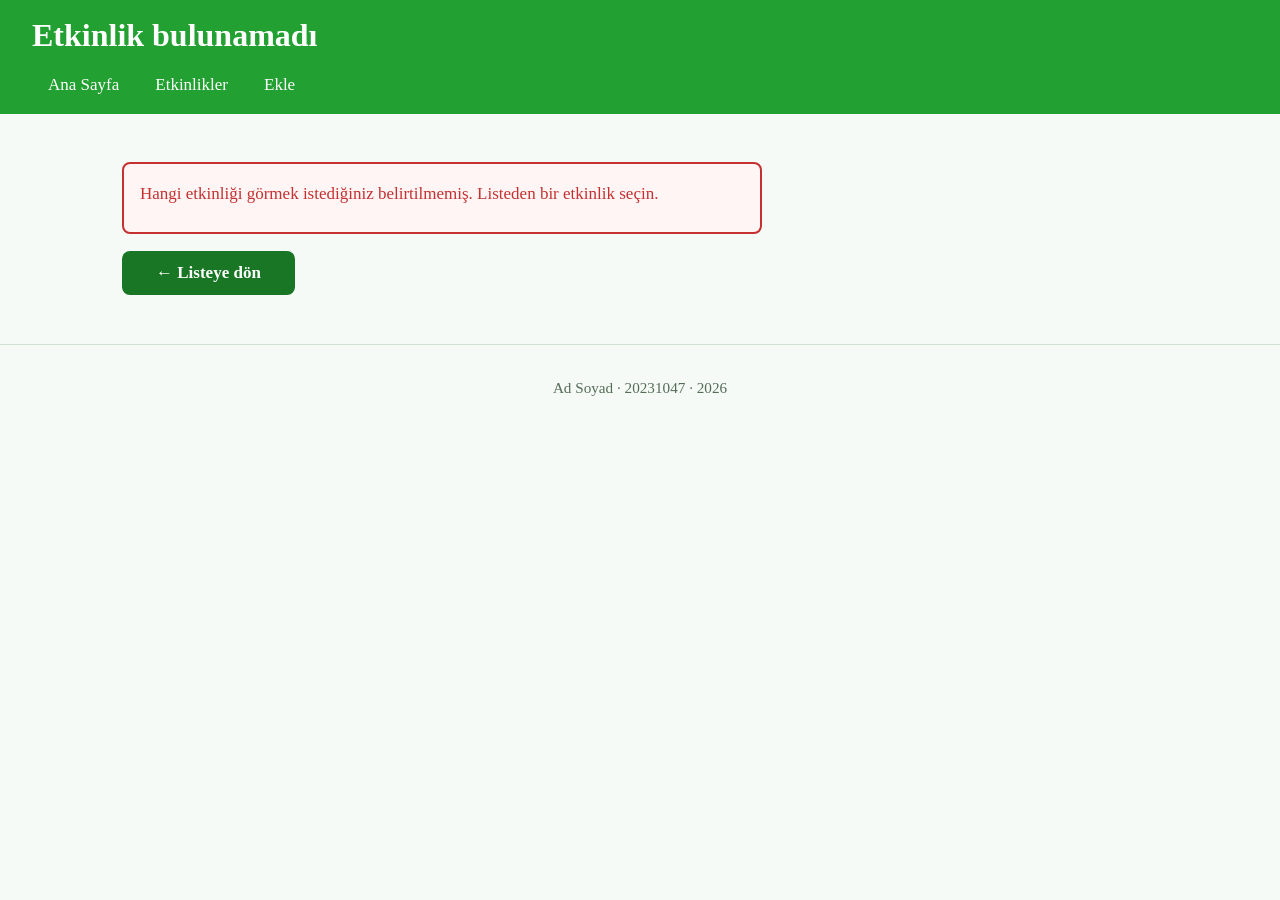
<file: sprint3/etkinlik-detay.html>
<!DOCTYPE html>
<html lang="tr">
<head>
  <meta charset="utf-8">
  <meta name="viewport" content="width=device-width, initial-scale=1">
  <title>Kampüs Etkinlikleri — Etkinlik Detayı</title>
  <link rel="stylesheet" href="css/20231047.css">
  <script type="module" src="js/event-detail.js"></script>
</head>
<body>

  <header class="site-baslik">
    <h1 id="sayfa-basligi">Etkinlik Detayı</h1>
  </header>

  <nav class="menu">
    <ul>
      <li><a href="index.html">Ana Sayfa</a></li>
      <li><a href="etkinlikler.html">Etkinlikler</a></li>
      <li><a href="etkinlik-ekle.html">Ekle</a></li>
    </ul>
  </nav>

  <main>
    <article id="detay" class="detay">
      <p>Etkinlik yükleniyor…</p>
    </article>
  </main>

  <footer>
    <p>Ad Soyad &middot; 20231047 &middot; 2026</p>
  </footer>

</body>
</html>
</file>
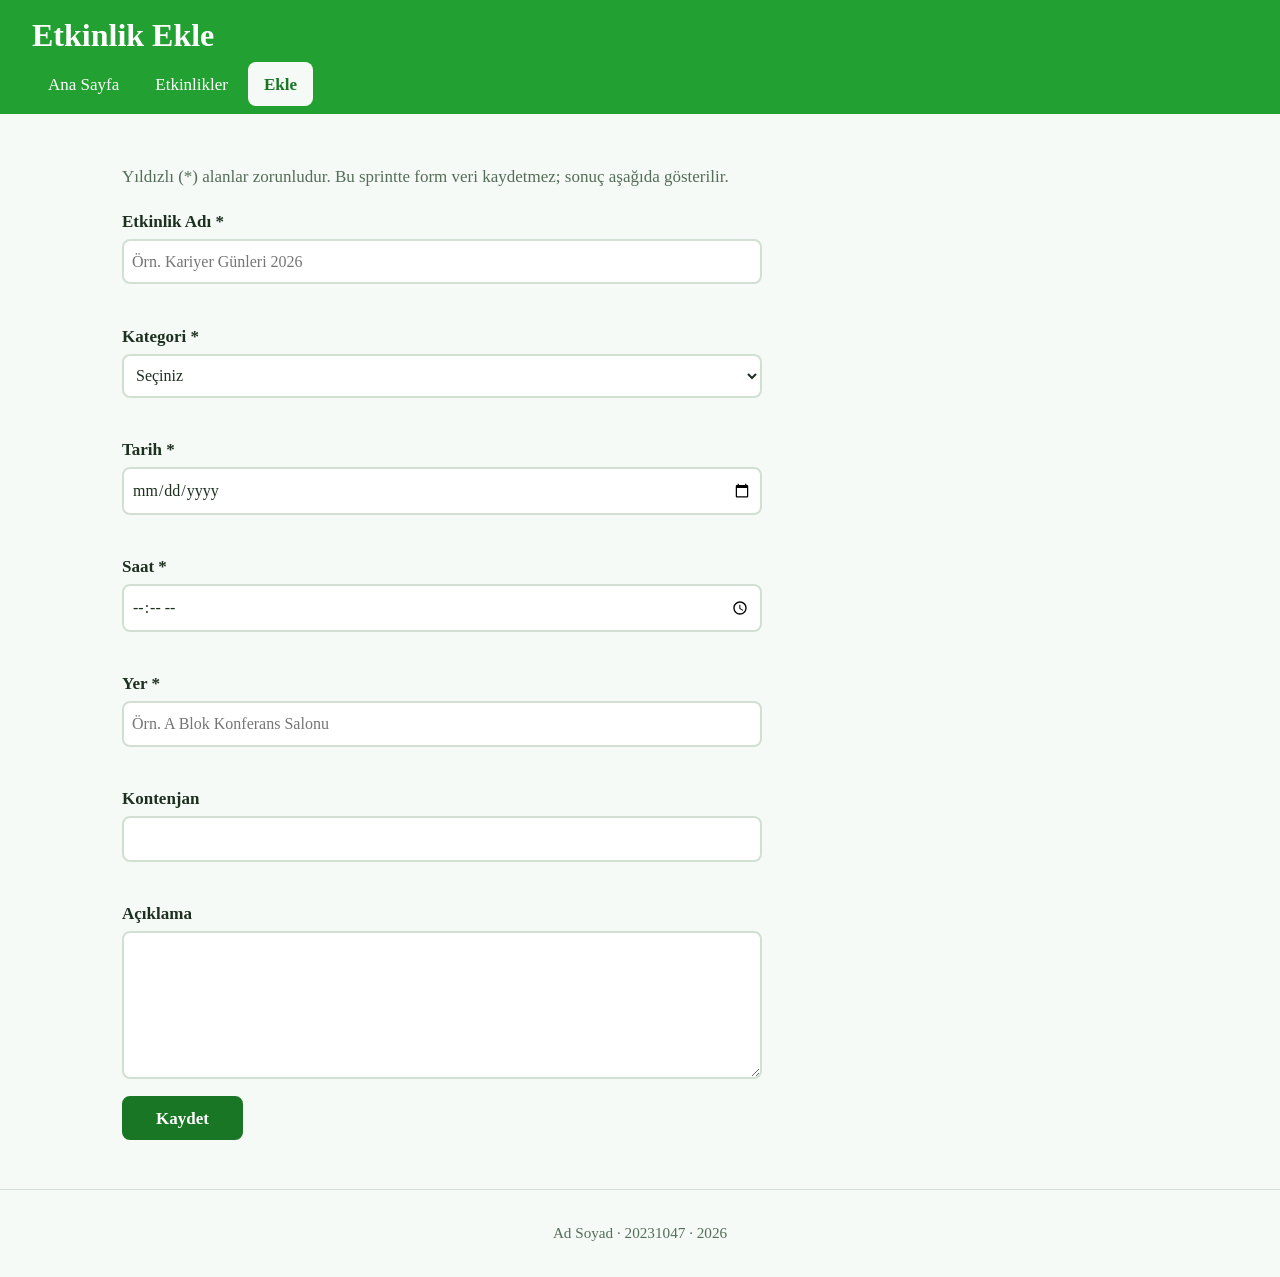
<file: sprint3/etkinlik-ekle.html>
<!DOCTYPE html>
<html lang="tr">
<head>
  <meta charset="utf-8">
  <meta name="viewport" content="width=device-width, initial-scale=1">
  <title>Kampüs Etkinlikleri — Etkinlik Ekle</title>
  <link rel="stylesheet" href="css/20231047.css">
  <script type="module" src="js/event-form.js"></script>
</head>
<body>

  <header class="site-baslik">
    <h1>Etkinlik Ekle</h1>
  </header>

  <nav class="menu">
    <ul>
      <li><a href="index.html">Ana Sayfa</a></li>
      <li><a href="etkinlikler.html">Etkinlikler</a></li>
      <li><a href="etkinlik-ekle.html" aria-current="page">Ekle</a></li>
    </ul>
  </nav>

  <main>
    <p class="bilgi">Yıldızlı (*) alanlar zorunludur. Bu sprintte form veri kaydetmez; sonuç aşağıda gösterilir.</p>

    <form id="etkinlik-formu" class="form" data-mode="ekle" novalidate>
      <p class="alan">
        <label for="ad">Etkinlik Adı *</label>
        <input type="text" id="ad" name="ad" maxlength="80" placeholder="Örn. Kariyer Günleri 2026" required>
        <span id="ad-hata" class="hata-metni"></span>
      </p>

      <p class="alan">
        <label for="kategori">Kategori *</label>
        <select id="kategori" name="kategori" required>
          <option value="">Seçiniz</option>
          <option value="Seminer">Seminer</option>
          <option value="Atölye">Atölye</option>
          <option value="Söyleşi">Söyleşi</option>
          <option value="Yarışma">Yarışma</option>
        </select>
        <span id="kategori-hata" class="hata-metni"></span>
      </p>

      <p class="alan">
        <label for="tarih">Tarih *</label>
        <input type="date" id="tarih" name="tarih" required>
        <span id="tarih-hata" class="hata-metni"></span>
      </p>

      <p class="alan">
        <label for="saat">Saat *</label>
        <input type="time" id="saat" name="saat" required>
        <span id="saat-hata" class="hata-metni"></span>
      </p>

      <p class="alan">
        <label for="yer">Yer *</label>
        <input type="text" id="yer" name="yer" maxlength="80" placeholder="Örn. A Blok Konferans Salonu" required>
        <span id="yer-hata" class="hata-metni"></span>
      </p>

      <p class="alan">
        <label for="kontenjan">Kontenjan</label>
        <input type="number" id="kontenjan" name="kontenjan" min="1" max="1000">
        <span id="kontenjan-hata" class="hata-metni"></span>
      </p>

      <p class="alan">
        <label for="aciklama">Açıklama</label>
        <textarea id="aciklama" name="aciklama" rows="5"></textarea>
      </p>

      <p class="form-butonlar">
        <button type="submit" class="buton">Kaydet</button>
      </p>
    </form>

    <div id="form-mesaj" aria-live="polite"></div>
  </main>

  <footer>
    <p>Ad Soyad &middot; 20231047 &middot; 2026</p>
  </footer>

</body>
</html>
</file>
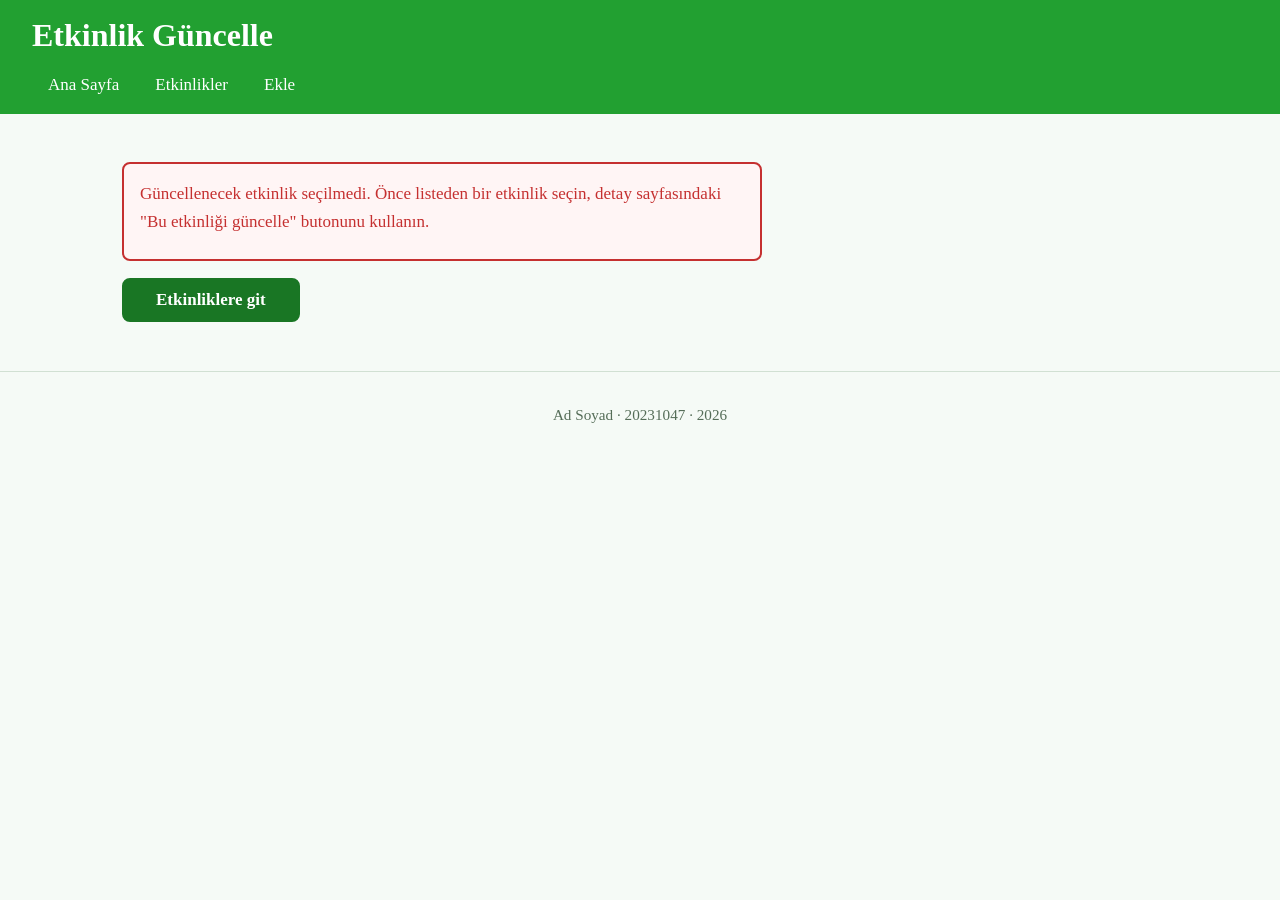
<file: sprint3/etkinlik-guncelle.html>
<!DOCTYPE html>
<html lang="tr">
<head>
  <meta charset="utf-8">
  <meta name="viewport" content="width=device-width, initial-scale=1">
  <title>Kampüs Etkinlikleri — Etkinlik Güncelle</title>
  <link rel="stylesheet" href="css/20231047.css">
  <script type="module" src="js/event-form.js"></script>
</head>
<body>

  <header class="site-baslik">
    <h1>Etkinlik Güncelle</h1>
  </header>

  <nav class="menu">
    <ul>
      <li><a href="index.html">Ana Sayfa</a></li>
      <li><a href="etkinlikler.html">Etkinlikler</a></li>
      <li><a href="etkinlik-ekle.html">Ekle</a></li>
    </ul>
  </nav>

  <main>
    <p class="bilgi">Alanlar mevcut etkinliğin bilgileriyle dolu gelir. Bu sprintte form veri güncellemez.</p>

    <form id="etkinlik-formu" class="form" data-mode="guncelle" novalidate>
      <p class="alan">
        <label for="ad">Etkinlik Adı *</label>
        <input type="text" id="ad" name="ad" value="Kariyer Günleri 2026" maxlength="80" placeholder="Örn. Kariyer Günleri 2026" required>
        <span id="ad-hata" class="hata-metni"></span>
      </p>

      <p class="alan">
        <label for="kategori">Kategori *</label>
        <select id="kategori" name="kategori" required>
          <option value="Seminer" selected>Seminer</option>
          <option value="Atölye">Atölye</option>
          <option value="Söyleşi">Söyleşi</option>
          <option value="Yarışma">Yarışma</option>
        </select>
        <span id="kategori-hata" class="hata-metni"></span>
      </p>

      <p class="alan">
        <label for="tarih">Tarih *</label>
        <input type="date" id="tarih" name="tarih" value="2026-10-12" required>
        <span id="tarih-hata" class="hata-metni"></span>
      </p>

      <p class="alan">
        <label for="saat">Saat *</label>
        <input type="time" id="saat" name="saat" value="14:00" required>
        <span id="saat-hata" class="hata-metni"></span>
      </p>

      <p class="alan">
        <label for="yer">Yer *</label>
        <input type="text" id="yer" name="yer" value="A Blok Konferans Salonu" maxlength="80" placeholder="Örn. A Blok Konferans Salonu" required>
        <span id="yer-hata" class="hata-metni"></span>
      </p>

      <p class="alan">
        <label for="kontenjan">Kontenjan</label>
        <input type="number" id="kontenjan" name="kontenjan" min="1" max="1000">
        <span id="kontenjan-hata" class="hata-metni"></span>
      </p>

      <p class="alan">
        <label for="aciklama">Açıklama</label>
        <textarea id="aciklama" name="aciklama" rows="5">Mezunlarla kariyer söyleşileri ve şirket standları.</textarea>
      </p>

      <p class="form-butonlar">
        <button type="submit" class="buton">Güncelle</button>
      </p>
    </form>

    <div id="form-mesaj" aria-live="polite"></div>
  </main>

  <footer>
    <p>Ad Soyad &middot; 20231047 &middot; 2026</p>
  </footer>

</body>
</html>
</file>
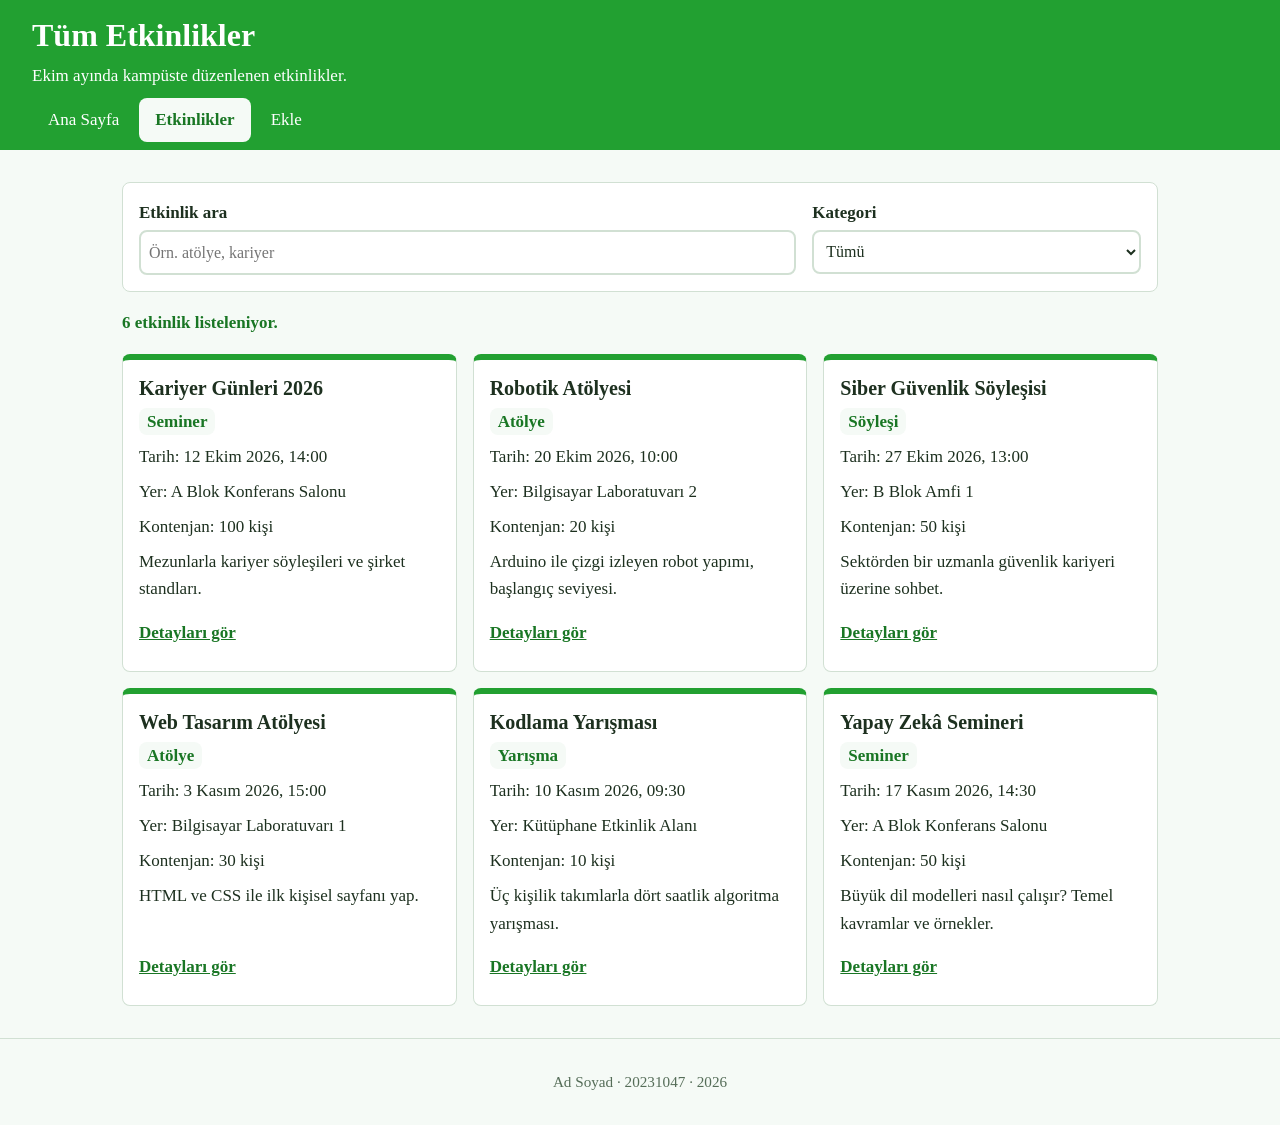
<file: sprint3/etkinlikler.html>
<!DOCTYPE html>
<html lang="tr">
<head>
  <meta charset="utf-8">
  <meta name="viewport" content="width=device-width, initial-scale=1">
  <title>Kampüs Etkinlikleri — Tüm Etkinlikler</title>
  <link rel="stylesheet" href="css/20231047.css">
  <script type="module" src="js/event-list.js"></script>
</head>
<body>

  <header class="site-baslik">
    <h1>Tüm Etkinlikler</h1>
    <p>Ekim ayında kampüste düzenlenen etkinlikler.</p>
  </header>

  <nav class="menu">
    <ul>
      <li><a href="index.html">Ana Sayfa</a></li>
      <li><a href="etkinlikler.html" aria-current="page">Etkinlikler</a></li>
      <li><a href="etkinlik-ekle.html">Ekle</a></li>
    </ul>
  </nav>

  <main>
    <form class="filtre" role="search" id="filtre-formu">
      <p class="alan">
        <label for="arama">Etkinlik ara</label>
        <input type="search" id="arama" placeholder="Örn. atölye, kariyer">
      </p>
      <p class="alan">
        <label for="kategori-filtre">Kategori</label>
        <select id="kategori-filtre">
          <option value="">Tümü</option>
        </select>
      </p>
    </form>

    <p id="sonuc" class="sonuc" aria-live="polite"></p>

    <section id="etkinlik-listesi" class="etkinlik-listesi" aria-label="Tüm etkinlikler"></section>
  </main>

  <footer>
    <p>Ad Soyad &middot; 20231047 &middot; 2026</p>
  </footer>

</body>
</html>
</file>
<file: sprint2/css/20231047.css>
/* Ad Soyad — 20231047
   Renk tonu: 20231047 mod 360 = 127   |   Font: son hane 7 → Palatino */

/* ===== 1. Tasarım değişkenleri ===== */
:root {
  --no: 20231047;                    /* öğrenci numarasının tamamı */
  --ton: mod(var(--no), 360);        /* 0–359 arası renk tonu */

  --renk-ana:       hsl(var(--ton) 65% 38%);
  --renk-ana-koyu:  hsl(var(--ton) 65% 28%);
  --renk-yardimci:  hsl(calc(var(--ton) + 180) 60% 45%);
  --renk-zemin:     hsl(var(--ton) 30% 97%);
  --renk-kart:      #ffffff;
  --renk-kenar:     hsl(var(--ton) 20% 85%);
  --renk-metin:     hsl(var(--ton) 25% 15%);
  --renk-soluk:     hsl(var(--ton) 12% 38%);
  --renk-baslik-yazi: #ffffff;
  --renk-hata:      #c53030;
  --renk-hata-zemin:#fff5f5;

  --font: "Palatino Linotype", Palatino, serif;   /* son hane 7 */

  --bosluk-s: 0.5rem;
  --bosluk-m: 1rem;
  --bosluk-l: 2rem;
  --kose: 8px;
  --icerik-genislik: 1100px;
  --dokunma: 44px;                   /* parmakla basılabilir en küçük yükseklik */
}

/* ===== 2. Temel ayarlar ===== */
*,
*::before,
*::after {
  box-sizing: border-box;
}

body {
  margin: 0;
  font-family: var(--font);
  font-size: 1.0625rem;
  line-height: 1.6;
  color: var(--renk-metin);
  background: var(--renk-zemin);
}

img {
  max-width: 100%;
  height: auto;
  display: block;
}

a {
  color: var(--renk-ana-koyu);
}

a:hover {
  color: var(--renk-yardimci);
}

h1,
h2,
h3 {
  line-height: 1.2;
  overflow-wrap: anywhere;           /* uzun kelime taşmasın */
}

/* ===== 3. Sayfa kabuğu: başlık, menü, içerik, alt bilgi ===== */
.site-baslik {
  background: var(--renk-ana);
  color: var(--renk-baslik-yazi);
  padding: var(--bosluk-m);
  padding-bottom: var(--bosluk-s);
}

.site-baslik h1 {
  margin: 0;
  font-size: 1.6rem;
}

.site-baslik p {
  margin: var(--bosluk-s) 0 0;
}

.menu {
  background: var(--renk-ana);
  padding: 0 var(--bosluk-s) var(--bosluk-s);
}

.menu ul {
  list-style: none;
  margin: 0;
  padding: 0;
  display: flex;
  flex-wrap: wrap;                   /* çok dar ekranda alt satıra kayar */
  gap: 0.25rem;
}

.menu a {
  display: flex;
  align-items: center;
  min-height: var(--dokunma);
  padding: 0 0.6rem;
  border-radius: var(--kose);
  color: var(--renk-baslik-yazi);
  text-decoration: none;
}

.menu a:hover {
  background: var(--renk-ana-koyu);
  color: var(--renk-baslik-yazi);
}

.menu a[aria-current="page"] {
  background: var(--renk-zemin);
  color: var(--renk-ana-koyu);
  font-weight: bold;
}

main {
  max-width: var(--icerik-genislik);
  margin: 0 auto;
  padding: var(--bosluk-m);
}

footer {
  border-top: 1px solid var(--renk-kenar);
  color: var(--renk-soluk);
  text-align: center;
  padding: var(--bosluk-m);
  font-size: 0.95rem;
}

.bolum-baslik {
  margin: 0 0 var(--bosluk-s);
}

/* ===== 4. Etkinlik kartları ===== */
.etkinlik-listesi {
  display: grid;
  grid-template-columns: 1fr;        /* telefonda tek sütun */
  gap: var(--bosluk-m);
}

.etkinlik-listesi > h2 {
  grid-column: 1 / -1;               /* bölüm başlığı tüm satırı kaplar */
}

.kart {
  background: var(--renk-kart);
  border: 1px solid var(--renk-kenar);
  border-top: 6px solid var(--renk-ana);
  border-radius: var(--kose);
  padding: var(--bosluk-m);
  display: flex;
  flex-direction: column;
  min-width: 0;                      /* uzun içerik grid'i genişletmesin */
}

.kart h2,
.kart h3 {
  margin: 0 0 var(--bosluk-s);
  font-size: 1.25rem;
}

.kart p {
  margin: 0 0 var(--bosluk-s);
}

.kart-kategori {
  align-self: flex-start;
  background: var(--renk-zemin);
  color: var(--renk-ana-koyu);
  border-radius: var(--kose);
  padding: 0 var(--bosluk-s);
  font-weight: bold;
}

.kart p:last-child {
  margin-top: auto;                  /* link hep kartın altında dursun */
  margin-bottom: 0;
}

.kart-link {
  display: inline-flex;
  align-items: center;
  min-height: var(--dokunma);
  font-weight: bold;
}

/* ===== 5. Butonlar ===== */
.buton {
  display: inline-flex;
  align-items: center;
  justify-content: center;
  min-height: var(--dokunma);
  padding: 0 var(--bosluk-l);
  border: 2px solid var(--renk-ana-koyu);
  border-radius: var(--kose);
  background: var(--renk-ana-koyu);
  color: var(--renk-baslik-yazi);
  font: inherit;
  font-weight: bold;
  text-decoration: none;
  cursor: pointer;
}

.buton:hover {
  background: var(--renk-yardimci);
  border-color: var(--renk-yardimci);
  color: var(--renk-baslik-yazi);
}

/* ===== 6. Detay sayfası ===== */
.detay figure {
  margin: 0;
}

.detay figcaption {
  color: var(--renk-soluk);
  font-style: italic;
  margin-top: var(--bosluk-s);
}

.kunye {
  background: var(--renk-kart);
  border: 1px solid var(--renk-kenar);
  border-radius: var(--kose);
  padding: var(--bosluk-m);
  margin-top: var(--bosluk-m);
}

.kunye h2 {
  margin-top: 0;
}

.kunye dl {
  margin: 0;
}

.kunye dt {
  font-weight: bold;
}

.kunye dd {
  margin: 0 0 var(--bosluk-s);
}

/* ===== 7. Formlar ===== */
.bilgi {
  color: var(--renk-soluk);
}

.form {
  max-width: 640px;
}

.alan {
  display: flex;
  flex-direction: column;
  gap: 0.25rem;
  margin: 0 0 var(--bosluk-m);
}

.alan label {
  font-weight: bold;
}

.alan input,
.alan select,
.alan textarea {
  width: 100%;
  min-height: var(--dokunma);
  padding: var(--bosluk-s);
  font: inherit;
  font-size: 1rem;                   /* telefonda otomatik yakınlaştırma olmasın */
  color: var(--renk-metin);
  background: var(--renk-kart);
  border: 2px solid var(--renk-kenar);
  border-radius: var(--kose);
}

.alan input:user-invalid,
.alan select:user-invalid,
.alan textarea:user-invalid {
  border-color: var(--renk-hata);
  background: var(--renk-hata-zemin);
}

.form-butonlar {
  display: flex;
  flex-wrap: wrap;
  gap: var(--bosluk-s);
}

/* ===== 8. Geniş ekran ===== */
@media (min-width: 700px) {
  .site-baslik,
  .menu {
    padding-left: var(--bosluk-l);
    padding-right: var(--bosluk-l);
  }

  .site-baslik h1 {
    font-size: 2rem;
  }

  .menu a {
    padding: 0 var(--bosluk-m);
  }

  main {
    padding: var(--bosluk-l);
  }

  .etkinlik-listesi {
    grid-template-columns: repeat(2, 1fr);
  }

  .detay-ust {
    display: grid;
    grid-template-columns: 3fr 2fr;  /* afiş solda, künye sağda */
    gap: var(--bosluk-l);
    align-items: start;
  }

  .kunye {
    margin-top: 0;
  }

  .kunye dl {
    display: grid;
    grid-template-columns: auto 1fr;
    gap: var(--bosluk-s) var(--bosluk-m);
  }

  .kunye dd {
    margin: 0;
  }
}

@media (min-width: 1000px) {
  .etkinlik-listesi {
    grid-template-columns: repeat(3, 1fr);
  }
}
</file>
<file: sprint3/css/20231047.css>
/* Ad Soyad — 20231047
   Renk tonu: 20231047 mod 360 = 127   |   Font: son hane 7 → Palatino */

/* ===== 1. Tasarım değişkenleri ===== */
:root {
  --no: 20231047;                    /* öğrenci numarasının tamamı */
  --ton: mod(var(--no), 360);        /* 0–359 arası renk tonu */

  --renk-ana:       hsl(var(--ton) 65% 38%);
  --renk-ana-koyu:  hsl(var(--ton) 65% 28%);
  --renk-yardimci:  hsl(calc(var(--ton) + 180) 60% 45%);
  --renk-zemin:     hsl(var(--ton) 30% 97%);
  --renk-kart:      #ffffff;
  --renk-kenar:     hsl(var(--ton) 20% 85%);
  --renk-metin:     hsl(var(--ton) 25% 15%);
  --renk-soluk:     hsl(var(--ton) 12% 38%);
  --renk-baslik-yazi: #ffffff;
  --renk-hata:      #c53030;
  --renk-hata-zemin:#fff5f5;

  --font: "Palatino Linotype", Palatino, serif;   /* son hane 7 */

  --bosluk-s: 0.5rem;
  --bosluk-m: 1rem;
  --bosluk-l: 2rem;
  --kose: 8px;
  --icerik-genislik: 1100px;
  --dokunma: 44px;                   /* parmakla basılabilir en küçük yükseklik */
}

/* ===== 2. Temel ayarlar ===== */
*,
*::before,
*::after {
  box-sizing: border-box;
}

body {
  margin: 0;
  font-family: var(--font);
  font-size: 1.0625rem;
  line-height: 1.6;
  color: var(--renk-metin);
  background: var(--renk-zemin);
}

img {
  max-width: 100%;
  height: auto;
  display: block;
}

a {
  color: var(--renk-ana-koyu);
}

a:hover {
  color: var(--renk-yardimci);
}

h1,
h2,
h3 {
  line-height: 1.2;
  overflow-wrap: anywhere;           /* uzun kelime taşmasın */
}

/* ===== 3. Sayfa kabuğu: başlık, menü, içerik, alt bilgi ===== */
.site-baslik {
  background: var(--renk-ana);
  color: var(--renk-baslik-yazi);
  padding: var(--bosluk-m);
  padding-bottom: var(--bosluk-s);
}

.site-baslik h1 {
  margin: 0;
  font-size: 1.6rem;
}

.site-baslik p {
  margin: var(--bosluk-s) 0 0;
}

.menu {
  background: var(--renk-ana);
  padding: 0 var(--bosluk-s) var(--bosluk-s);
}

.menu ul {
  list-style: none;
  margin: 0;
  padding: 0;
  display: flex;
  flex-wrap: wrap;                   /* çok dar ekranda alt satıra kayar */
  gap: 0.25rem;
}

.menu a {
  display: flex;
  align-items: center;
  min-height: var(--dokunma);
  padding: 0 0.6rem;
  border-radius: var(--kose);
  color: var(--renk-baslik-yazi);
  text-decoration: none;
}

.menu a:hover {
  background: var(--renk-ana-koyu);
  color: var(--renk-baslik-yazi);
}

.menu a[aria-current="page"] {
  background: var(--renk-zemin);
  color: var(--renk-ana-koyu);
  font-weight: bold;
}

main {
  max-width: var(--icerik-genislik);
  margin: 0 auto;
  padding: var(--bosluk-m);
}

footer {
  border-top: 1px solid var(--renk-kenar);
  color: var(--renk-soluk);
  text-align: center;
  padding: var(--bosluk-m);
  font-size: 0.95rem;
}

.bolum-baslik {
  margin: 0 0 var(--bosluk-s);
}

/* ===== 4. Etkinlik kartları ===== */
.etkinlik-listesi {
  display: grid;
  grid-template-columns: 1fr;        /* telefonda tek sütun */
  gap: var(--bosluk-m);
}

.etkinlik-listesi > h2 {
  grid-column: 1 / -1;               /* bölüm başlığı tüm satırı kaplar */
}

.kart {
  background: var(--renk-kart);
  border: 1px solid var(--renk-kenar);
  border-top: 6px solid var(--renk-ana);
  border-radius: var(--kose);
  padding: var(--bosluk-m);
  display: flex;
  flex-direction: column;
  min-width: 0;                      /* uzun içerik grid'i genişletmesin */
}

.kart h2,
.kart h3 {
  margin: 0 0 var(--bosluk-s);
  font-size: 1.25rem;
}

.kart p {
  margin: 0 0 var(--bosluk-s);
}

.kart-kategori {
  align-self: flex-start;
  background: var(--renk-zemin);
  color: var(--renk-ana-koyu);
  border-radius: var(--kose);
  padding: 0 var(--bosluk-s);
  font-weight: bold;
}

.kart p:last-child {
  margin-top: auto;                  /* link hep kartın altında dursun */
  margin-bottom: 0;
}

.kart-link {
  display: inline-flex;
  align-items: center;
  min-height: var(--dokunma);
  font-weight: bold;
}

/* ===== 5. Butonlar ===== */
.buton {
  display: inline-flex;
  align-items: center;
  justify-content: center;
  min-height: var(--dokunma);
  padding: 0 var(--bosluk-l);
  border: 2px solid var(--renk-ana-koyu);
  border-radius: var(--kose);
  background: var(--renk-ana-koyu);
  color: var(--renk-baslik-yazi);
  font: inherit;
  font-weight: bold;
  text-decoration: none;
  cursor: pointer;
}

.buton:hover {
  background: var(--renk-yardimci);
  border-color: var(--renk-yardimci);
  color: var(--renk-baslik-yazi);
}

/* ===== 6. Detay sayfası ===== */
.detay figure {
  margin: 0;
}

.detay figcaption {
  color: var(--renk-soluk);
  font-style: italic;
  margin-top: var(--bosluk-s);
}

.kunye {
  background: var(--renk-kart);
  border: 1px solid var(--renk-kenar);
  border-radius: var(--kose);
  padding: var(--bosluk-m);
  margin-top: var(--bosluk-m);
}

.kunye h2 {
  margin-top: 0;
}

.kunye dl {
  margin: 0;
}

.kunye dt {
  font-weight: bold;
}

.kunye dd {
  margin: 0 0 var(--bosluk-s);
}

/* ===== 7. Formlar ===== */
.bilgi {
  color: var(--renk-soluk);
}

.form {
  max-width: 640px;
}

.alan {
  display: flex;
  flex-direction: column;
  gap: 0.25rem;
  margin: 0 0 var(--bosluk-m);
}

.alan label {
  font-weight: bold;
}

.alan input,
.alan select,
.alan textarea {
  width: 100%;
  min-height: var(--dokunma);
  padding: var(--bosluk-s);
  font: inherit;
  font-size: 1rem;                   /* telefonda otomatik yakınlaştırma olmasın */
  color: var(--renk-metin);
  background: var(--renk-kart);
  border: 2px solid var(--renk-kenar);
  border-radius: var(--kose);
}

.alan input:user-invalid,
.alan select:user-invalid,
.alan textarea:user-invalid {
  border-color: var(--renk-hata);
  background: var(--renk-hata-zemin);
}

.form-butonlar {
  display: flex;
  flex-wrap: wrap;
  gap: var(--bosluk-s);
}

/* ===== 8. Geniş ekran ===== */
@media (min-width: 700px) {
  .site-baslik,
  .menu {
    padding-left: var(--bosluk-l);
    padding-right: var(--bosluk-l);
  }

  .site-baslik h1 {
    font-size: 2rem;
  }

  .menu a {
    padding: 0 var(--bosluk-m);
  }

  main {
    padding: var(--bosluk-l);
  }

  .etkinlik-listesi {
    grid-template-columns: repeat(2, 1fr);
  }

  .detay-ust {
    display: grid;
    grid-template-columns: 3fr 2fr;  /* afiş solda, künye sağda */
    gap: var(--bosluk-l);
    align-items: start;
  }

  .kunye {
    margin-top: 0;
  }

  .kunye dl {
    display: grid;
    grid-template-columns: auto 1fr;
    gap: var(--bosluk-s) var(--bosluk-m);
  }

  .kunye dd {
    margin: 0;
  }
}

@media (min-width: 1000px) {
  .etkinlik-listesi {
    grid-template-columns: repeat(3, 1fr);
  }
}

/* ===== 9. Sprint 3: filtre, sonuç ve form mesajları ===== */
.filtre {
  display: grid;
  grid-template-columns: 1fr;
  gap: 0 var(--bosluk-m);
  background: var(--renk-kart);
  border: 1px solid var(--renk-kenar);
  border-radius: var(--kose);
  padding: var(--bosluk-m) var(--bosluk-m) 0;
  margin-bottom: var(--bosluk-m);
}

.filtre input,
.filtre select {
  width: 100%;
  min-height: var(--dokunma);
  padding: var(--bosluk-s);
  font: inherit;
  font-size: 1rem;
  border: 2px solid var(--renk-kenar);
  border-radius: var(--kose);
  background: var(--renk-kart);
  color: var(--renk-metin);
}

.sonuc {
  font-weight: bold;
  color: var(--renk-ana-koyu);
}

.hata-metni {
  color: var(--renk-hata);
  font-size: 0.95rem;
  min-height: 1.2em;
}

.alan [aria-invalid="true"] {
  border-color: var(--renk-hata);
  background: var(--renk-hata-zemin);
}

.mesaj {
  border-radius: var(--kose);
  padding: var(--bosluk-m);
  margin-top: var(--bosluk-m);
  max-width: 640px;
}

.mesaj p {
  margin: 0 0 var(--bosluk-s);
}

.mesaj-hata {
  background: var(--renk-hata-zemin);
  border: 2px solid var(--renk-hata);
  color: var(--renk-hata);
}

.mesaj-basari {
  background: var(--renk-zemin);
  border: 2px solid var(--renk-ana);
  color: var(--renk-ana-koyu);
}

.mesaj pre {
  margin: 0;
  white-space: pre-wrap;
  overflow-wrap: anywhere;
  font-size: 0.9rem;
  color: var(--renk-metin);
}

@media (min-width: 700px) {
  .filtre {
    grid-template-columns: 2fr 1fr;
  }
}
</file>
